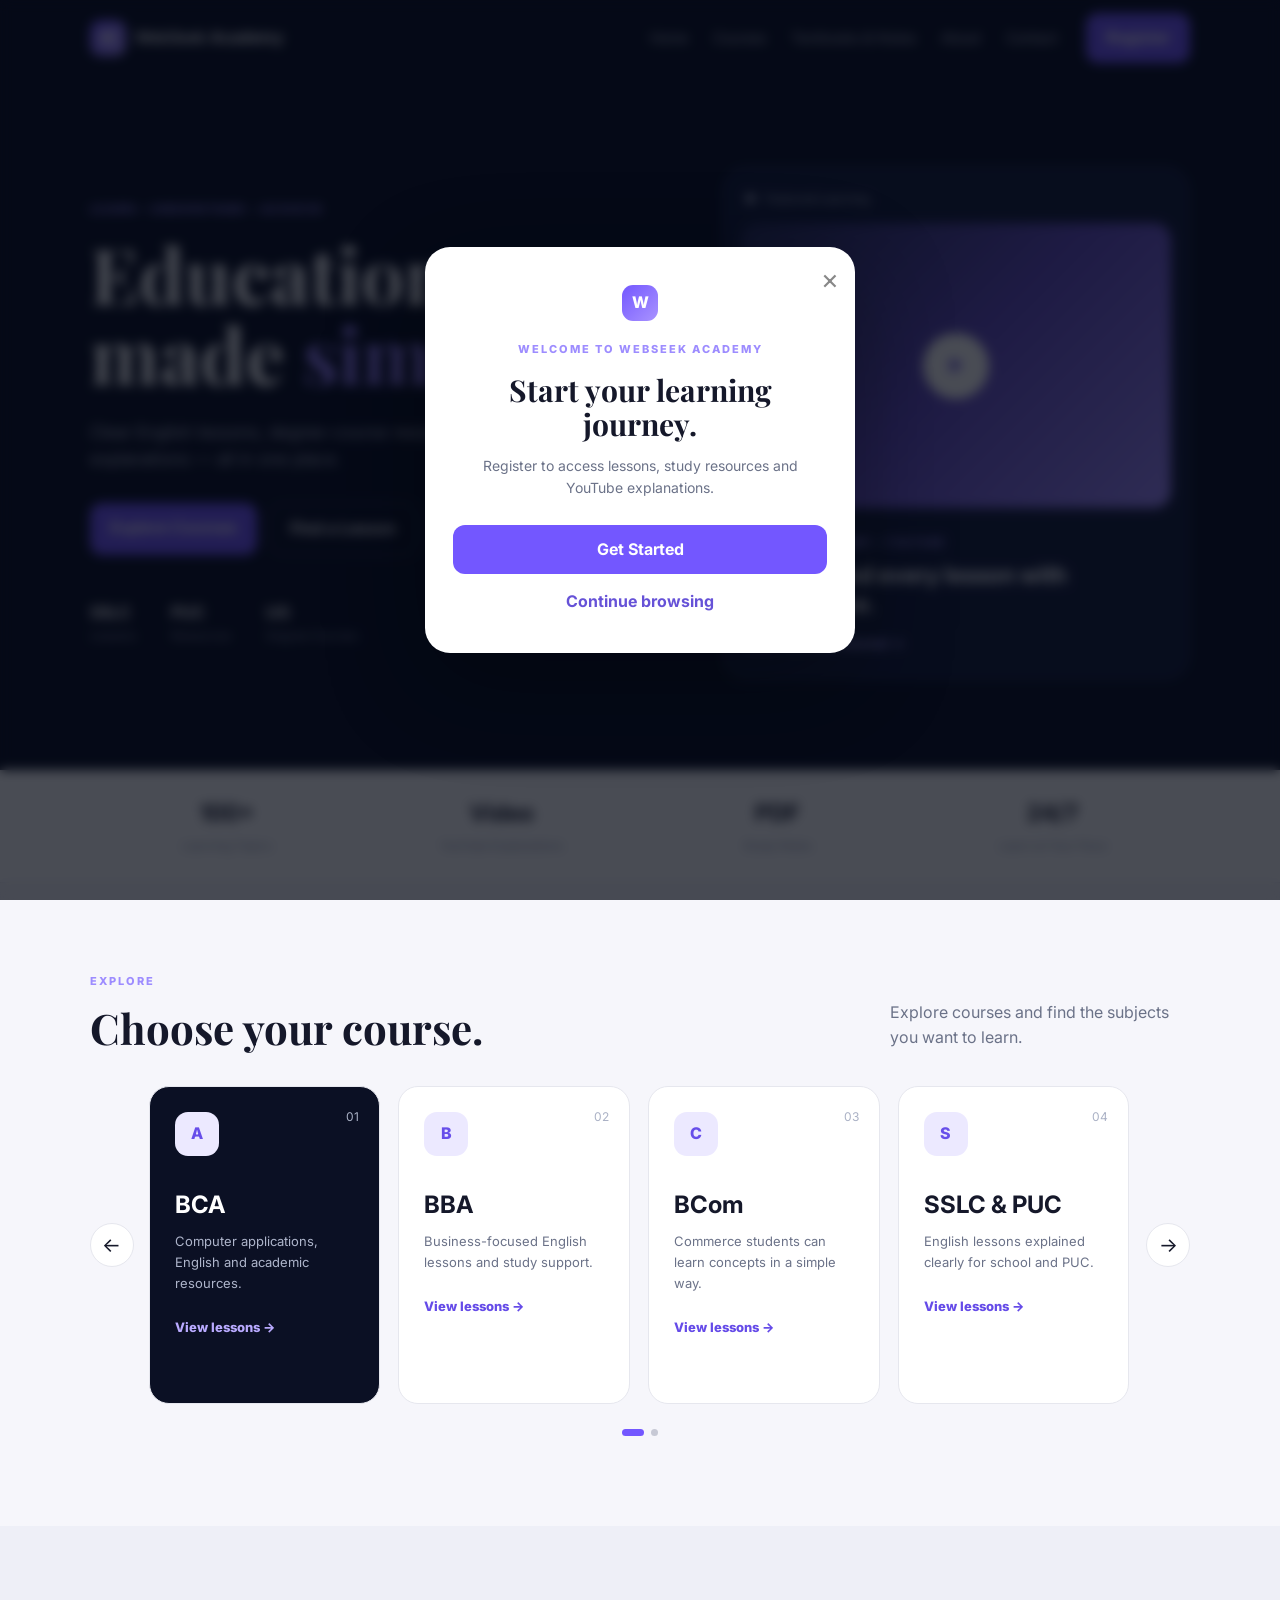
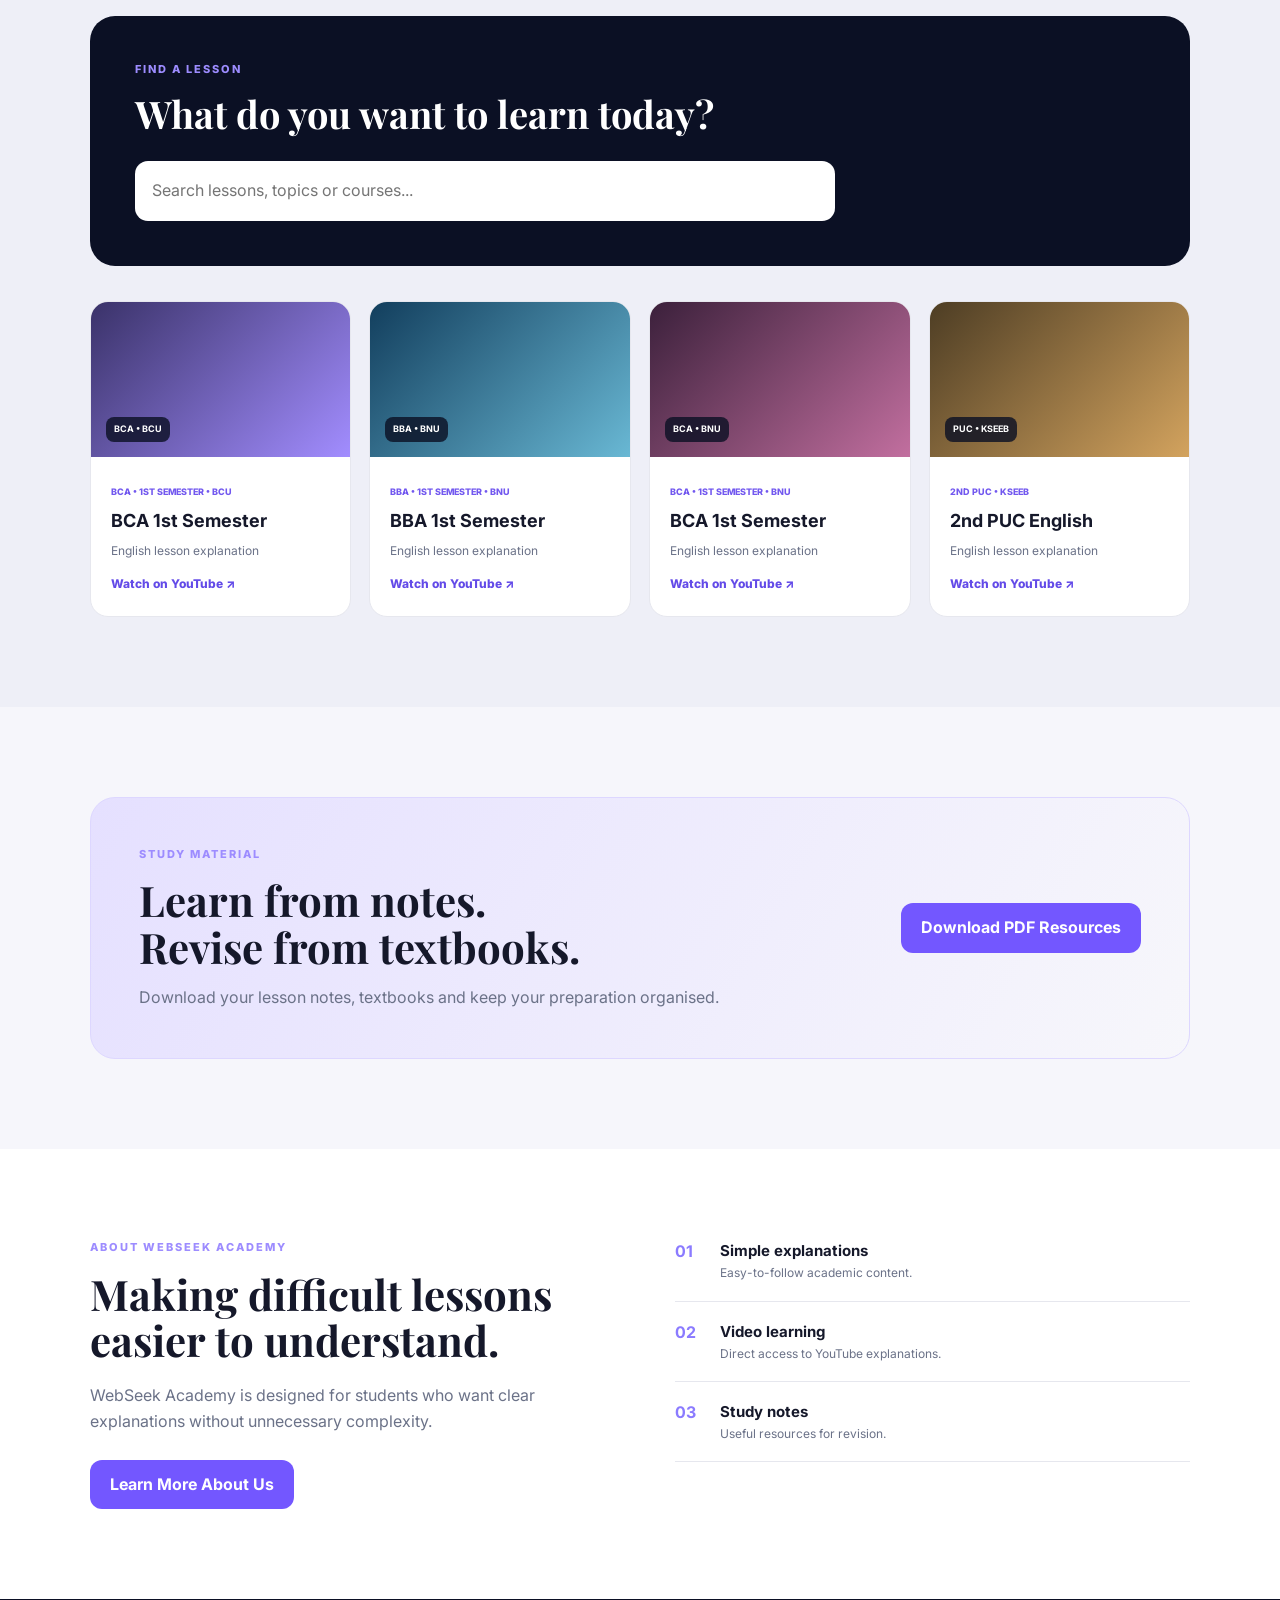
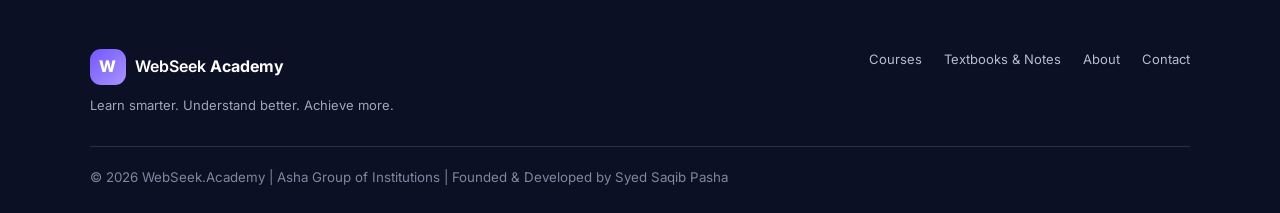
<file: index.html>
<!DOCTYPE html>
<html lang="en">
<head>
  <meta charset="UTF-8">
  <meta name="viewport" content="width=device-width, initial-scale=1.0">

  <title>WebSeek Academy | Learn Smarter</title>

  <meta
    name="description"
    content="WebSeek Academy - simplified English lessons, courses, notes and video explanations."
  >

  <link rel="preconnect" href="https://fonts.googleapis.com">
  <link rel="preconnect" href="https://fonts.gstatic.com" crossorigin>

  <link
    href="https://fonts.googleapis.com/css2?family=Inter:wght@400;500;600;700;800&family=Playfair+Display:wght@700&display=swap"
    rel="stylesheet"
  >

  <link rel="stylesheet" href="style.css">
</head>

<body>

  <!-- =========================
       REGISTRATION POPUP
  ========================== -->

  <div class="modal" id="registerModal">

    <div class="modal-box">

      <button class="close" id="closeModal">×</button>

      <div class="logo-mark modal-logo">W</div>

      <p class="eyebrow">WELCOME TO WEBSEEK ACADEMY</p>

      <h2>Start your learning journey.</h2>

      <p>
        Register to access lessons, study resources
        and YouTube explanations.
      </p>

      <a
        href="https://forms.gle/DsPG3nHi7dz6tWBp7"
        target="_blank"
        rel="noopener noreferrer"
        class="btn primary full"
        id="registerBtn"
      >
        Get Started
      </a>

      <button
        class="text-btn"
        id="continueBtn"
      >
        Continue browsing
      </button>

    </div>

  </div>


  <!-- =========================
       NAVBAR
  ========================== -->

  <header class="navbar">

    <a class="brand" href="index.html">

      <span class="logo-mark">W</span>

      <span>
        WebSeek <b>Academy</b>
      </span>

    </a>

    <nav id="nav">

      <a href="index.html">Home</a>

      <a href="course.html">Courses</a>

      <a href="textbook.html">Textbooks & Notes</a>

      <a href="about.html">About</a>

      <a href="contact.html">Contact</a>

      <a
        href="https://forms.gle/DsPG3nHi7dz6tWBp7"
        target="_blank"
        rel="noopener noreferrer"
        class="btn nav-btn"
        id="navRegisterMobile"
      >
        Register
      </a>

    </nav>

    <a
      href="https://forms.gle/DsPG3nHi7dz6tWBp7"
      target="_blank"
      rel="noopener noreferrer"
      class="btn nav-btn desktop-only"
      id="navRegister"
    >
      Register
    </a>

    <button
      class="menu"
      id="menu"
      aria-label="Open menu"
    >
      ☰
    </button>

  </header>


  <!-- =========================
       HERO
  ========================== -->

  <main>

    <section class="hero" id="home">

      <div class="hero-content">

        <p class="eyebrow">
          LEARN • UNDERSTAND • ACHIEVE
        </p>

        <h1>
          Education made
          <span>simple.</span>
        </h1>

        <p class="hero-text">
          Clear English lessons, degree-course resources,
          notes and video explanations — all in one place.
        </p>

        <div class="actions">

          <a
            class="btn primary"
            href="course.html"
          >
            Explore Courses
          </a>

          <a
            class="btn secondary"
            href="#lessons"
          >
            Find a Lesson
          </a>

        </div>

        <div class="trust">

          <div>
            <b>SSLC</b>
            <small>Lessons</small>
          </div>

          <div>
            <b>PUC</b>
            <small>Resources</small>
          </div>

          <div>
            <b>UG</b>
            <small>Degree Courses</small>
          </div>

        </div>

      </div>


      <div class="feature">

        <div class="feature-top">
          ● &nbsp; Featured Learning
        </div>

        <div class="video">

          <a
            href="https://youtube.com/@webseek.academy"
            target="_blank"
            rel="noopener noreferrer"
            class="play-button"
          >
            ▶
          </a>

        </div>

        <div class="feature-info">

          <small>WEBSEEK ACADEMY • YOUTUBE</small>

          <h3>
            Understand every lesson
            with confidence.
          </h3>

          <a
            href="https://youtube.com/@webseek.academy"
            target="_blank"
            rel="noopener noreferrer"
          >
            Visit YouTube channel →
          </a>

        </div>

      </div>

    </section>


    <!-- =========================
         STATISTICS
    ========================== -->

    <section class="stats">

      <div>
        <b>100+</b>
        <small>Learning Topics</small>
      </div>

      <div>
        <b>Video</b>
        <small>YouTube Explanations</small>
      </div>

      <div>
        <b>PDF</b>
        <small>Study Notes</small>
      </div>

      <div>
        <b>24/7</b>
        <small>Learn at Your Pace</small>
      </div>

    </section>


    <!-- =========================
         COURSES
    ========================== -->

    <section class="section" id="courses">

      <div class="heading">

        <div>

          <p class="eyebrow">EXPLORE</p>

          <h2>Choose your course.</h2>

        </div>

        <p>
          Explore courses and find the subjects
          you want to learn.
        </p>

      </div>


      <div class="course-wrapper">

        <button
          class="slider-btn"
          id="coursePrev"
          aria-label="Previous courses"
        >
          ←
        </button>


        <div
          class="course-slider"
          id="courseSlider"
        >


          <!-- COURSE 1 -->

          <article class="card dark">

            <i>01</i>

            <div class="icon">A</div>

            <h3>BCA</h3>

            <p>
              Computer applications, English
              and academic resources.
            </p>

            <a href="#lessons">
              View lessons →
            </a>

          </article>


          <!-- COURSE 2 -->

          <article class="card">

            <i>02</i>

            <div class="icon">B</div>

            <h3>BBA</h3>

            <p>
              Business-focused English lessons
              and study support.
            </p>

            <a href="#lessons">
              View lessons →
            </a>

          </article>


          <!-- COURSE 3 -->

          <article class="card">

            <i>03</i>

            <div class="icon">C</div>

            <h3>BCom</h3>

            <p>
              Commerce students can learn
              concepts in a simple way.
            </p>

            <a href="#lessons">
              View lessons →
            </a>

          </article>


          <!-- COURSE 4 -->

          <article class="card">

            <i>04</i>

            <div class="icon">S</div>

            <h3>SSLC & PUC</h3>

            <p>
              English lessons explained clearly
              for school and PUC.
            </p>

            <a href="#lessons">
              View lessons →
            </a>

          </article>


          <!-- COURSE 5 -->

          <article class="card">

            <i>05</i>

            <div class="icon">B</div>

            <h3>BSc</h3>

            <p>
              Science degree English lessons
              and academic resources.
            </p>

            <a href="#lessons">
              View lessons →
            </a>

          </article>


          <!-- COURSE 6 -->

          <article class="card">

            <i>06</i>

            <div class="icon">A</div>

            <h3>BA</h3>

            <p>
              English lessons and useful
              resources for BA students.
            </p>

            <a href="#lessons">
              View lessons →
            </a>

          </article>


          <!-- COURSE 7 -->

          <article class="card">

            <i>07</i>

            <div class="icon">E</div>

            <h3>Degree English</h3>

            <p>
              Simplified English lessons for
              undergraduate students.
            </p>

            <a href="#lessons">
              View lessons →
            </a>

          </article>


          <!-- COURSE 8 -->

          <article class="card">

            <i>08</i>

            <div class="icon">C</div>

            <h3>Computer Science</h3>

            <p>
              Computer science concepts explained
              in a simple and practical way.
            </p>

            <a href="#lessons">
              View lessons →
            </a>

          </article>


        </div>


        <button
          class="slider-btn"
          id="courseNext"
          aria-label="Next courses"
        >
          →
        </button>

      </div>


      <div
        class="slider-dots"
        id="courseDots"
      ></div>

    </section>


    <!-- =========================
         LESSONS
    ========================== -->

    <section
      class="section search-section"
      id="lessons"
    >

      <div class="search-box">

        <p class="eyebrow">FIND A LESSON</p>

        <h2>
          What do you want to learn today?
        </h2>

        <input
          id="search"
          type="search"
          placeholder="Search lessons, topics or courses..."
        >

      </div>


      <div
        class="lesson-grid"
        id="lessonGrid"
      >


        <!-- LESSON 1 -->

        <article
          class="lesson"
          data-search="bca 1st semester bcu english"
        >

          <div class="thumb one">
            <b>BCA • BCU</b>
          </div>

          <div class="lesson-body">

            <small>BCA • 1ST SEMESTER • BCU</small>

            <h3>BCA 1st Semester</h3>

            <p>English lesson explanation</p>

            <button
              class="watch"
              data-url="https://youtu.be/IMhiLTQSR0o"
            >
              Watch on YouTube ↗
            </button>

          </div>

        </article>


        <!-- LESSON 2 -->

        <article
          class="lesson"
          data-search="bba 1st semester bnu english"
        >

          <div class="thumb two">
            <b>BBA • BNU</b>
          </div>

          <div class="lesson-body">

            <small>BBA • 1ST SEMESTER • BNU</small>

            <h3>BBA 1st Semester</h3>

            <p>English lesson explanation</p>

            <button
              class="watch"
              data-url="https://youtu.be/Vb0N055yg0I"
            >
              Watch on YouTube ↗
            </button>

          </div>

        </article>


        <!-- LESSON 3 -->

        <article
          class="lesson"
          data-search="bca 1st semester bnu english"
        >

          <div class="thumb three">
            <b>BCA • BNU</b>
          </div>

          <div class="lesson-body">

            <small>BCA • 1ST SEMESTER • BNU</small>

            <h3>BCA 1st Semester</h3>

            <p>English lesson explanation</p>

            <button
              class="watch"
              data-url="https://youtu.be/CpfjfRoqFe4"
            >
              Watch on YouTube ↗
            </button>

          </div>

        </article>


        <!-- LESSON 4 -->

        <article
          class="lesson"
          data-search="2nd puc kseeb english"
        >

          <div class="thumb four">
            <b>PUC • KSEEB</b>
          </div>

          <div class="lesson-body">

            <small>2ND PUC • KSEEB</small>

            <h3>2nd PUC English</h3>

            <p>English lesson explanation</p>

            <button
              class="watch"
              data-url="https://youtu.be/MWErKgxCLXE"
            >
              Watch on YouTube ↗
            </button>

          </div>

        </article>


        <!-- LESSON 5 -->

        <article
          class="lesson extra-lesson"
          data-search="bca bcu english lesson"
        >

          <div class="thumb one">
            <b>BCA • BCU</b>
          </div>

          <div class="lesson-body">

            <small>BCA • BCU</small>

            <h3>BCA English Lesson</h3>

            <p>Lesson explanation</p>

            <button
              class="watch"
              data-url="PASTE-YOUR-YOUTUBE-LINK-HERE"
            >
              Watch on YouTube ↗
            </button>

          </div>

        </article>


        <!-- LESSON 6 -->

        <article
          class="lesson extra-lesson"
          data-search="bba bnu english lesson"
        >

          <div class="thumb two">
            <b>BBA • BNU</b>
          </div>

          <div class="lesson-body">

            <small>BBA • BNU</small>

            <h3>BBA English Lesson</h3>

            <p>Lesson explanation</p>

            <button
              class="watch"
              data-url="PASTE-YOUR-YOUTUBE-LINK-HERE"
            >
              Watch on YouTube ↗
            </button>

          </div>

        </article>


        <!-- LESSON 7 -->

        <article
          class="lesson extra-lesson"
          data-search="bca bnu english lesson"
        >

          <div class="thumb three">
            <b>BCA • BNU</b>
          </div>

          <div class="lesson-body">

            <small>BCA • BNU</small>

            <h3>BCA English Lesson</h3>

            <p>Lesson explanation</p>

            <button
              class="watch"
              data-url="PASTE-YOUR-YOUTUBE-LINK-HERE"
            >
              Watch on YouTube ↗
            </button>

          </div>

        </article>


        <!-- LESSON 8 -->

        <article
          class="lesson extra-lesson"
          data-search="bcom commerce english"
        >

          <div class="thumb four">
            <b>BCOM</b>
          </div>

          <div class="lesson-body">

            <small>BCOM • ENGLISH</small>

            <h3>BCom English Lesson</h3>

            <p>Commerce English explanation</p>

            <button
              class="watch"
              data-url="PASTE-YOUR-YOUTUBE-LINK-HERE"
            >
              Watch on YouTube ↗
            </button>

          </div>

        </article>


        <!-- LESSON 9 -->

        <article
          class="lesson extra-lesson"
          data-search="sslc kseeb english lesson"
        >

          <div class="thumb one">
            <b>SSLC</b>
          </div>

          <div class="lesson-body">

            <small>SSLC • KSEEB</small>

            <h3>SSLC English Lesson</h3>

            <p>English lesson explanation</p>

            <button
              class="watch"
              data-url="PASTE-YOUR-YOUTUBE-LINK-HERE"
            >
              Watch on YouTube ↗
            </button>

          </div>

        </article>


        <!-- LESSON 10 -->

        <article
          class="lesson extra-lesson"
          data-search="puc kseeb english"
        >

          <div class="thumb two">
            <b>PUC</b>
          </div>

          <div class="lesson-body">

            <small>PUC • KSEEB</small>

            <h3>PUC English Lesson</h3>

            <p>Prose and poetry explanation</p>

            <button
              class="watch"
              data-url="PASTE-YOUR-YOUTUBE-LINK-HERE"
            >
              Watch on YouTube ↗
            </button>

          </div>

        </article>


        <!-- LESSON 11 -->

        <article
          class="lesson extra-lesson"
          data-search="degree english communication skills"
        >

          <div class="thumb three">
            <b>DEGREE</b>
          </div>

          <div class="lesson-body">

            <small>DEGREE • ENGLISH</small>

            <h3>Communication Skills</h3>

            <p>Concept explanation</p>

            <button
              class="watch"
              data-url="PASTE-YOUR-YOUTUBE-LINK-HERE"
            >
              Watch on YouTube ↗
            </button>

          </div>

        </article>


        <!-- LESSON 12 -->

        <article
          class="lesson extra-lesson"
          data-search="degree english poetry bca bba bcom"
        >

          <div class="thumb four">
            <b>ENGLISH</b>
          </div>

          <div class="lesson-body">

            <small>DEGREE • ENGLISH</small>

            <h3>English Poetry</h3>

            <p>Poem explanation</p>

            <button
              class="watch"
              data-url="PASTE-YOUR-YOUTUBE-LINK-HERE"
            >
              Watch on YouTube ↗
            </button>

          </div>

        </article>


      </div>


      <p
        class="no-results"
        id="noResults"
      >
        No lesson found. Try another search.
      </p>

    </section>


    <!-- =========================
         NOTES
    ========================== -->

    <section
      class="section"
      id="notes"
    >

      <div class="notes">

        <div>

          <p class="eyebrow">STUDY MATERIAL</p>

          <h2>
            Learn from notes. 
            <br>
            Revise from textbooks.
          </h2>

          <p>
            Download your lesson notes, textbooks and
            keep your preparation organised.
          </p>

        </div>

        <a href="textbook.html">
          <button class="btn primary">
            Download PDF Resources
          </button>
        </a>

      </div>

    </section>


    <!-- =========================
         ABOUT PREVIEW
    ========================== -->

    <section class="section about-preview">

      <div>

        <p class="eyebrow">ABOUT WEBSEEK ACADEMY</p>

        <h2>
          Making difficult lessons
          easier to understand.
        </h2>

        <p>
          WebSeek Academy is designed for students
          who want clear explanations without
          unnecessary complexity.
        </p>

        <a
          href="about.html"
          class="btn primary"
        >
          Learn More About Us
        </a>

      </div>

      <div class="points">

        <div>
          <b>01</b>
          <strong>Simple explanations</strong>
          <span>Easy-to-follow academic content.</span>
        </div>

        <div>
          <b>02</b>
          <strong>Video learning</strong>
          <span>Direct access to YouTube explanations.</span>
        </div>

        <div>
          <b>03</b>
          <strong>Study notes</strong>
          <span>Useful resources for revision.</span>
        </div>

      </div>

    </section>

  </main>


  <!-- =========================
       FOOTER
  ========================== -->

  <footer>

    <div>

      <a
        class="brand"
        href="index.html"
      >

        <span class="logo-mark">W</span>

        <span>
          WebSeek <b>Academy</b>
        </span>

      </a>

      <p>
        Learn smarter.
        Understand better.
        Achieve more.
      </p>

    </div>


    <div class="footer-links">

      <a href="course.html">Courses</a>

      <a href="textbook.html">Textbooks & Notes</a>

      <a href="about.html">About</a>

      <a href="contact.html">Contact</a>

    </div>


    <small>
      © 2026 WebSeek.Academy | Asha Group of Institutions | Founded & Developed by Syed Saqib Pasha
    </small>

  </footer>

  <script src="script.js"></script>

</body>
</html>
</file>
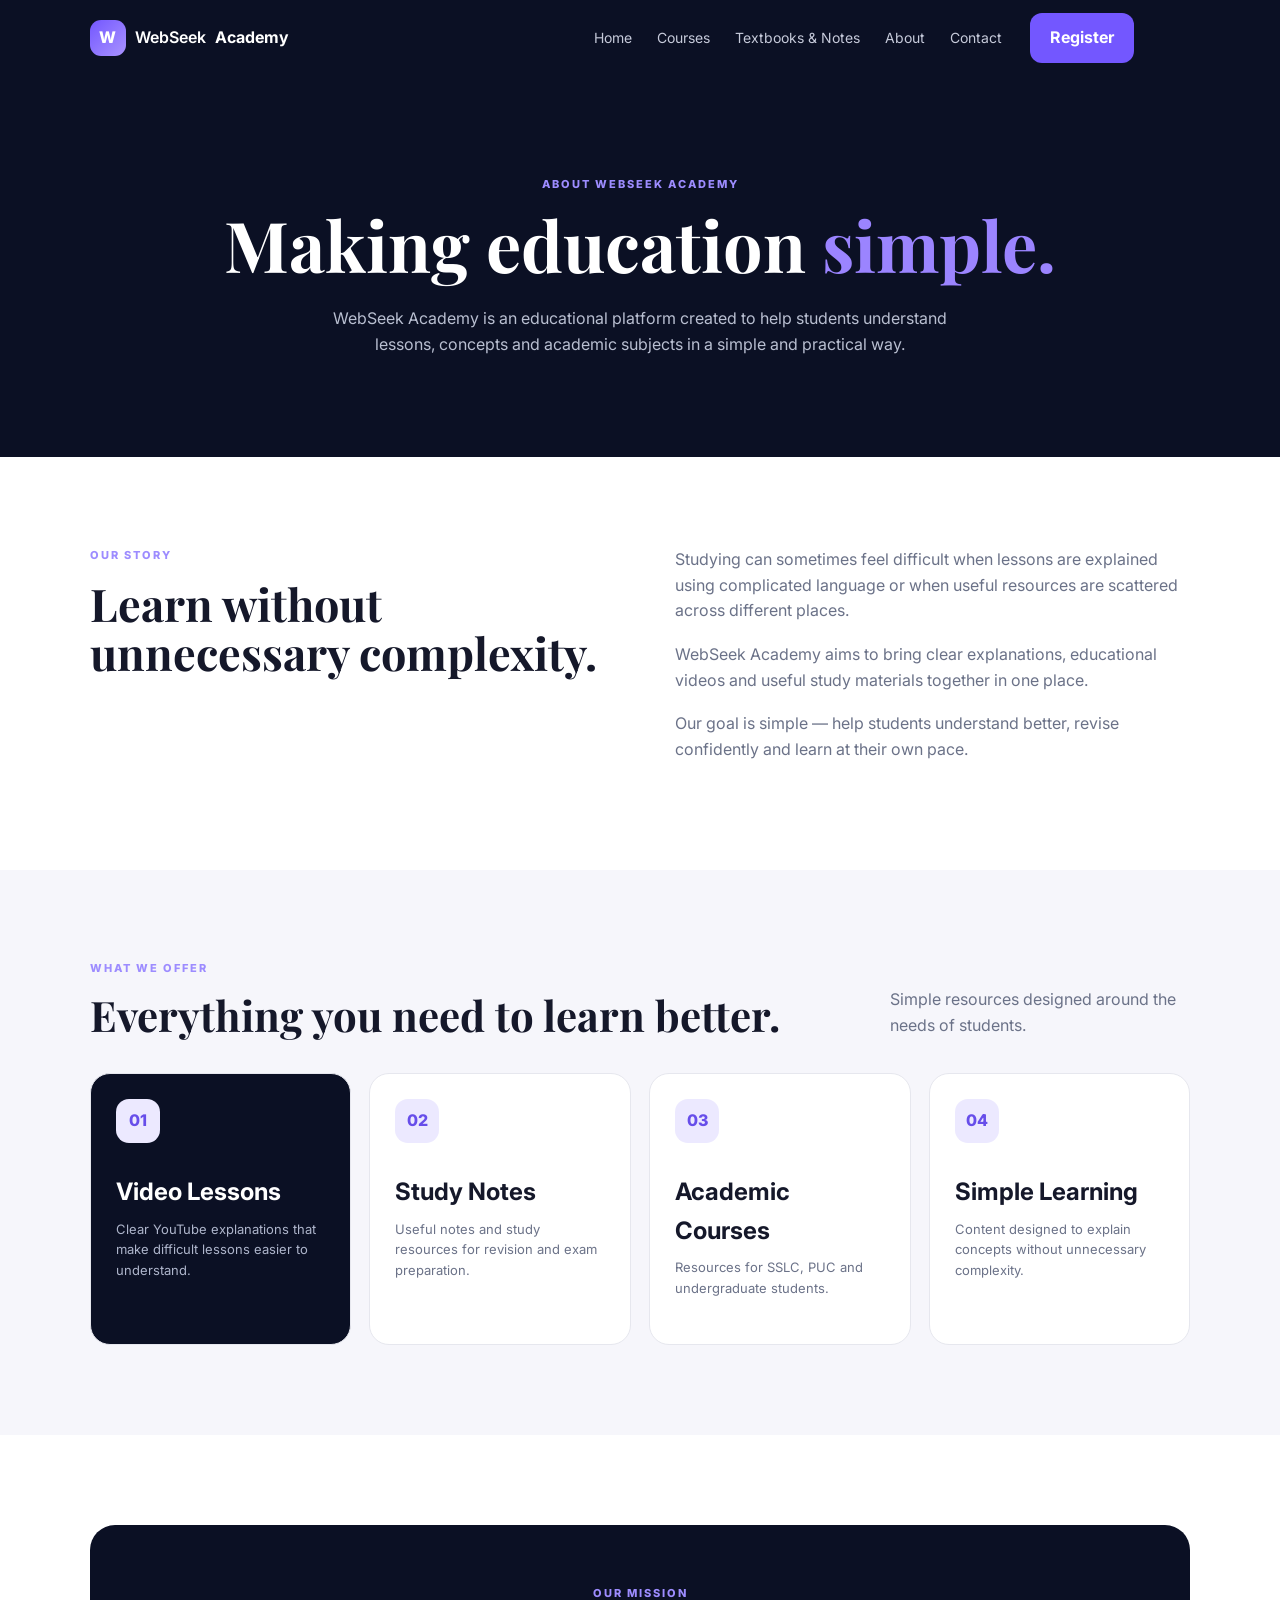
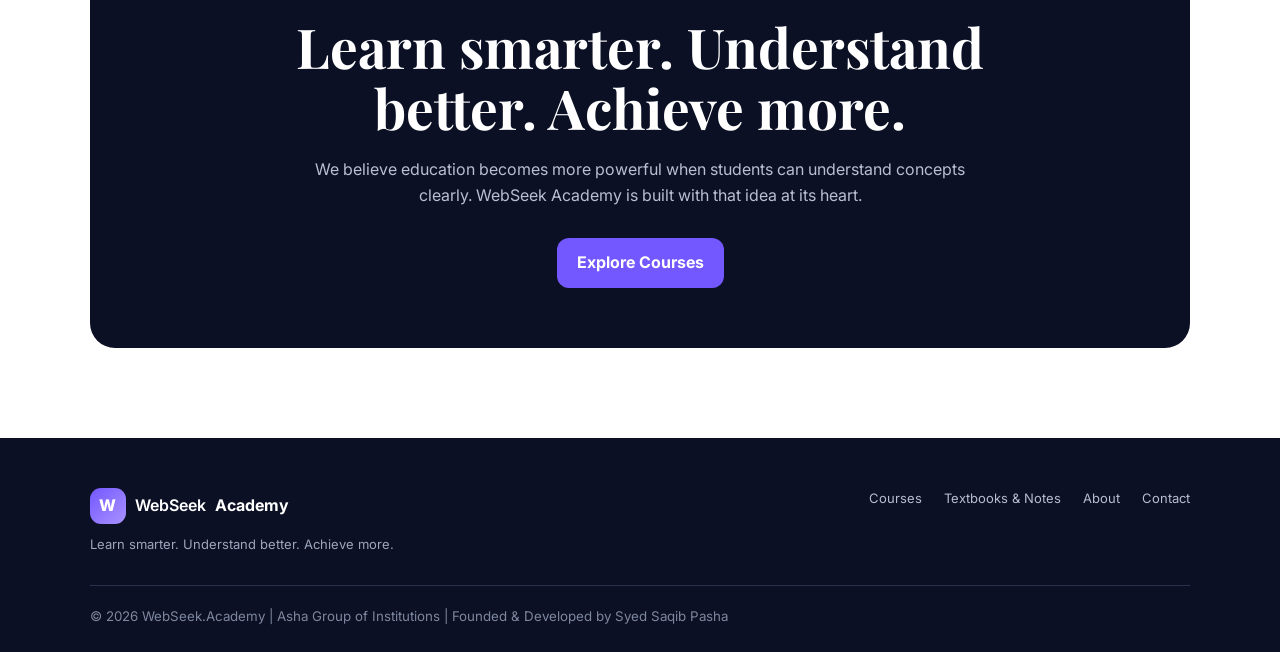
<file: about.html>
<!DOCTYPE html><html lang="en">
<head>
  <meta charset="UTF-8">
  <meta name="viewport" content="width=device-width, initial-scale=1.0">  <title>About | WebSeek Academy</title><meta
name="description"
content="Learn more about WebSeek Academy and our mission to make education simple, clear and accessible."

«»

  <link rel="preconnect" href="https://fonts.googleapis.com">
  <link rel="preconnect" href="https://fonts.gstatic.com" crossorigin>  <link
    href="https://fonts.googleapis.com/css2?family=Inter:wght@400;500;600;700;800&family=Playfair+Display:wght@700&display=swap"
    rel="stylesheet"
  >  <link rel="stylesheet" href="style.css">
</head><body>  <!-- NAVBAR -->  <header class="navbar"><a class="brand" href="index.html">

  <span class="logo-mark">
    W
  </span>

  WebSeek <b>Academy</b>

</a>

<nav id="nav">

  <a href="index.html">
    Home
  </a>

  <a href="course.html">
    Courses
  </a>

  <a href="textbook.html">
    Textbooks & Notes
  </a>

  

  <a href="about.html">
    About
  </a>

  <a href="contact.html">
    Contact
  </a>

</nav>

<a class="btn nav-btn" href="https://forms.gle/DsPG3nHi7dz6tWBp7">
  Register
</a>

<button class="menu" id="menu">
  ☰
</button>
<br><br><br>
<center>
  </header>  <!-- ABOUT HERO -->  <section class="page-hero"><p class="eyebrow">
  ABOUT WEBSEEK ACADEMY
</p>

<h1>
  Making education
  <span>simple.</span>
</h1>

<p>
  WebSeek Academy is an educational platform created
  to help students understand lessons, concepts and
  academic subjects in a simple and practical way.
</p></center>

  </section>  <!-- OUR STORY -->  <section class="section about-page"><div>

  <p class="eyebrow">
    OUR STORY
  </p>

  <h2>
    Learn without
    unnecessary complexity.
  </h2>

</div>

<div>

  <p>
    Studying can sometimes feel difficult when lessons
    are explained using complicated language or when
    useful resources are scattered across different
    places.
  </p>

  <p>
    WebSeek Academy aims to bring clear explanations,
    educational videos and useful study materials
    together in one place.
  </p>

  <p>
    Our goal is simple — help students understand
    better, revise confidently and learn at their
    own pace.
  </p>

</div>

  </section>  <!-- WHAT WE OFFER -->  <section class="section offer-section"><div class="heading">

  <div>

    <p class="eyebrow">
      WHAT WE OFFER
    </p>

    <h2>
      Everything you need
      to learn better.
    </h2>

  </div>

  <p>
    Simple resources designed around
    the needs of students.
  </p>

</div>


<div class="grid about-cards">

  <article class="card dark">

    <div class="icon">
      01
    </div>

    <h3>
      Video Lessons
    </h3>

    <p>
      Clear YouTube explanations that make
      difficult lessons easier to understand.
    </p>

  </article>


  <article class="card">

    <div class="icon">
      02
    </div>

    <h3>
      Study Notes
    </h3>

    <p>
      Useful notes and study resources for
      revision and exam preparation.
    </p>

  </article>


  <article class="card">

    <div class="icon">
      03
    </div>

    <h3>
      Academic Courses
    </h3>

    <p>
      Resources for SSLC, PUC and
      undergraduate students.
    </p>

  </article>


  <article class="card">

    <div class="icon">
      04
    </div>

    <h3>
      Simple Learning
    </h3>

    <p>
      Content designed to explain concepts
      without unnecessary complexity.
    </p>

  </article>

</div>

  </section>  <!-- MISSION -->  <section class="section mission"><div class="mission-box">

  <p class="eyebrow">
    OUR MISSION
  </p>

  <h2>
    Learn smarter.
    Understand better.
    Achieve more.
  </h2>

  <p>
    We believe education becomes more powerful
    when students can understand concepts clearly.
    WebSeek Academy is built with that idea at its
    heart.
  </p>

  <a class="btn primary" href="index.html#courses">
    Explore Courses
  </a>

</div>

  </section>  <!-- FOOTER -->  <footer><div>

  <a class="brand" href="index.html">

    <span class="logo-mark">
      W
    </span>

    WebSeek <b>Academy</b>

  </a>

  <p>
    Learn smarter.
    Understand better.
    Achieve more.
  </p>

</div>


<div class="footer-links">

  <a href="index.html#courses">
    Courses
  </a>

  <a href="textbook.html">
    Textbooks & Notes
  </a>

  

  <a href="about.html">
    About
  </a>

  <a href="contact.html">
    Contact
  </a>

</div>


<small>
     © 2026 WebSeek.Academy | Asha Group of Institutions | Founded & Developed by Syed Saqib Pasha
</small> 

  </footer>  <!-- MOBILE MENU -->  <script>

    const menuButton = document.getElementById("menu");
    const navigation = document.getElementById("nav");

    menuButton.onclick = () => {
      navigation.classList.toggle("open");
    };

    document.querySelectorAll("#nav a").forEach((link) => {

      link.onclick = () => {
        navigation.classList.remove("open");
      };

    });

  </script></body>
</html>
</file>
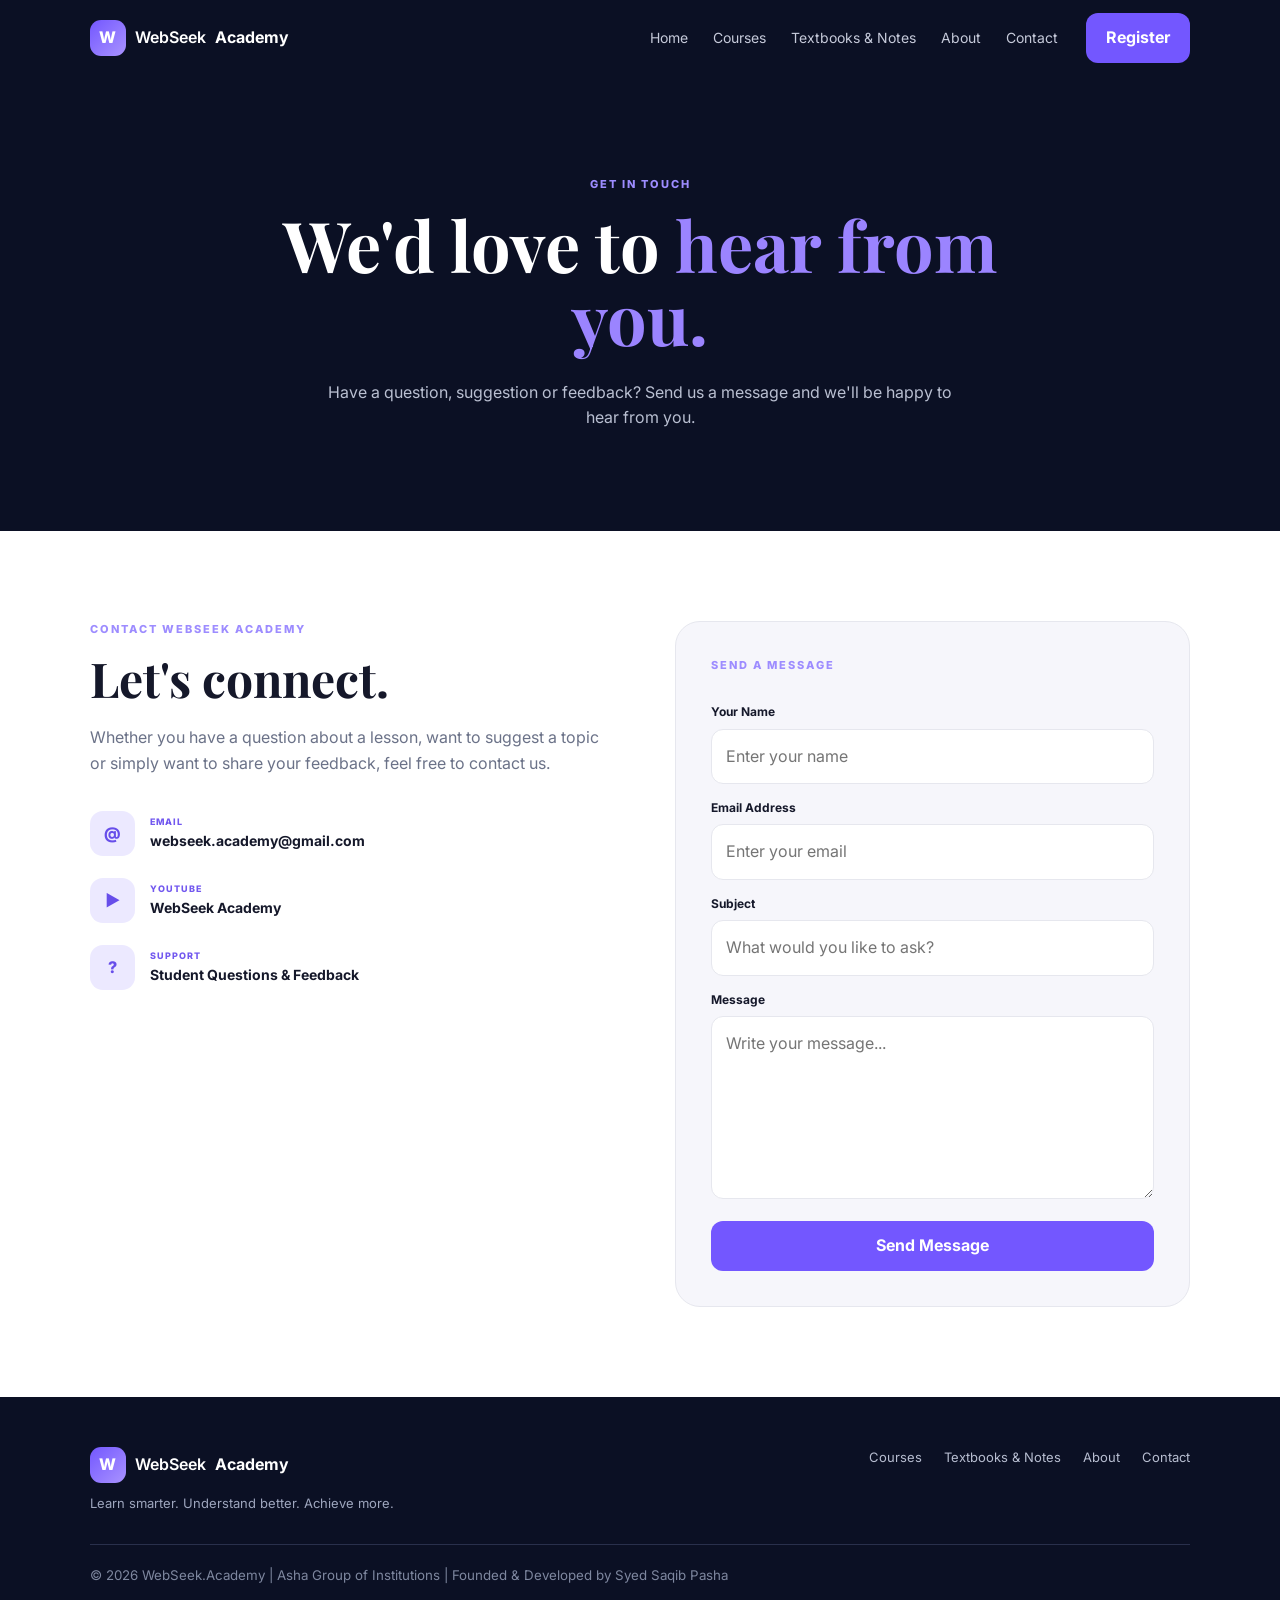
<file: contact.html>
<!DOCTYPE html><html lang="en">
<head>
  <meta charset="UTF-8">
  <meta name="viewport" content="width=device-width, initial-scale=1.0">  <title>Contact | WebSeek Academy</title><meta
name="description"
content="Contact WebSeek Academy for questions, suggestions and feedback."

«»

  <link rel="preconnect" href="https://fonts.googleapis.com">
  <link rel="preconnect" href="https://fonts.gstatic.com" crossorigin>  <link
    href="https://fonts.googleapis.com/css2?family=Inter:wght@400;500;600;700;800&family=Playfair+Display:wght@700&display=swap"
    rel="stylesheet"
  >  <link rel="stylesheet" href="style.css">
</head><body>  <!-- NAVBAR -->  <header class="navbar"><a class="brand" href="index.html">

  <span class="logo-mark">W</span>

  WebSeek <b>Academy</b>

</a>

<nav id="nav">

  <a href="index.html">Home</a>

  <a href="course.html">Courses</a>

  <a href="textbook.html">Textbooks & Notes</a>


  <a href="about.html">About</a>

  <a href="contact.html">Contact</a>

</nav>

<a class="btn nav-btn" href="https://forms.gle/DsPG3nHi7dz6tWBp7">
  Register
</a>

<button class="menu" id="menu">
  ☰
</button>

  </header>  <!-- CONTACT HERO -->  <section class="page-hero"><p class="eyebrow">
  GET IN TOUCH
</p>

<h1>
  We'd love to
  <span>hear from you.</span>
</h1>

<p>
  Have a question, suggestion or feedback?
  Send us a message and we'll be happy to hear from you.
</p>

  </section>  <!-- CONTACT SECTION -->  <section class="section contact-section"><div class="contact-info">

  <p class="eyebrow">
    CONTACT WEBSEEK ACADEMY
  </p>

  <h2>
    Let's connect.
  </h2>

  <p>
    Whether you have a question about a lesson,
    want to suggest a topic or simply want to
    share your feedback, feel free to contact us.
  </p>


  <div class="contact-details">

    <div>

      <span class="contact-icon">
        @
      </span>

      <div>

        <small>
          EMAIL
        </small>

        <strong>
          webseek.academy@gmail.com
        </strong>

      </div>

    </div>


    <div>

      <span class="contact-icon">
        ▶
      </span>

      <div>

        <small>
          YOUTUBE
        </small>

        <strong>
          WebSeek Academy
        </strong>

      </div>

    </div>


    <div>

      <span class="contact-icon">
        ?
      </span>

      <div>

        <small>
          SUPPORT
        </small>

        <strong>
          Student Questions & Feedback
        </strong>

      </div>

    </div>

  </div>

</div>


<!-- WORKING CONTACT FORM -->

<div class="contact-form">

  <p class="eyebrow">
    SEND A MESSAGE
  </p>

  <form
    action="https://formspree.io/f/xgaezqlj"
    method="POST"
  >

    <label for="name">
      Your Name
    </label>

    <input
      type="text"
      id="name"
      name="name"
      placeholder="Enter your name"
      required
    >


    <label for="email">
      Email Address
    </label>

    <input
      type="email"
      id="email"
      name="email"
      placeholder="Enter your email"
      required
    >


    <label for="subject">
      Subject
    </label>

    <input
      type="text"
      id="subject"
      name="subject"
      placeholder="What would you like to ask?"
      required
    >


    <label for="message">
      Message
    </label>

    <textarea
      id="message"
      name="message"
      rows="6"
      placeholder="Write your message..."
      required
    ></textarea>


    <button
      type="submit"
      class="btn primary full"
    >
      Send Message
    </button>

  </form>

</div>

  </section>  <!-- FOOTER -->  <footer><div>

  <a class="brand" href="index.html">

    <span class="logo-mark">
      W
    </span>

    WebSeek <b>Academy</b>

  </a>

  <p>
    Learn smarter.
    Understand better.
    Achieve more.
  </p>

</div>


<div class="footer-links">

  <a href="index.html#courses">
    Courses
  </a>

  <a href="textbook.html">
    Textbooks & Notes
  </a>

  

  <a href="about.html">
    About
  </a>

  <a href="contact.html">
    Contact
  </a>

</div>


<small>
     © 2026 WebSeek.Academy | Asha Group of Institutions | Founded & Developed by Syed Saqib Pasha
</small>

  </footer>  <!-- MOBILE MENU ONLY -->  <script>

    const menuButton = document.getElementById("menu");
    const navigation = document.getElementById("nav");

    menuButton.onclick = () => {
      navigation.classList.toggle("open");
    };

    document.querySelectorAll("#nav a").forEach((link) => {

      link.onclick = () => {
        navigation.classList.remove("open");
      };

    });

  </script></body>
</html>
</file>
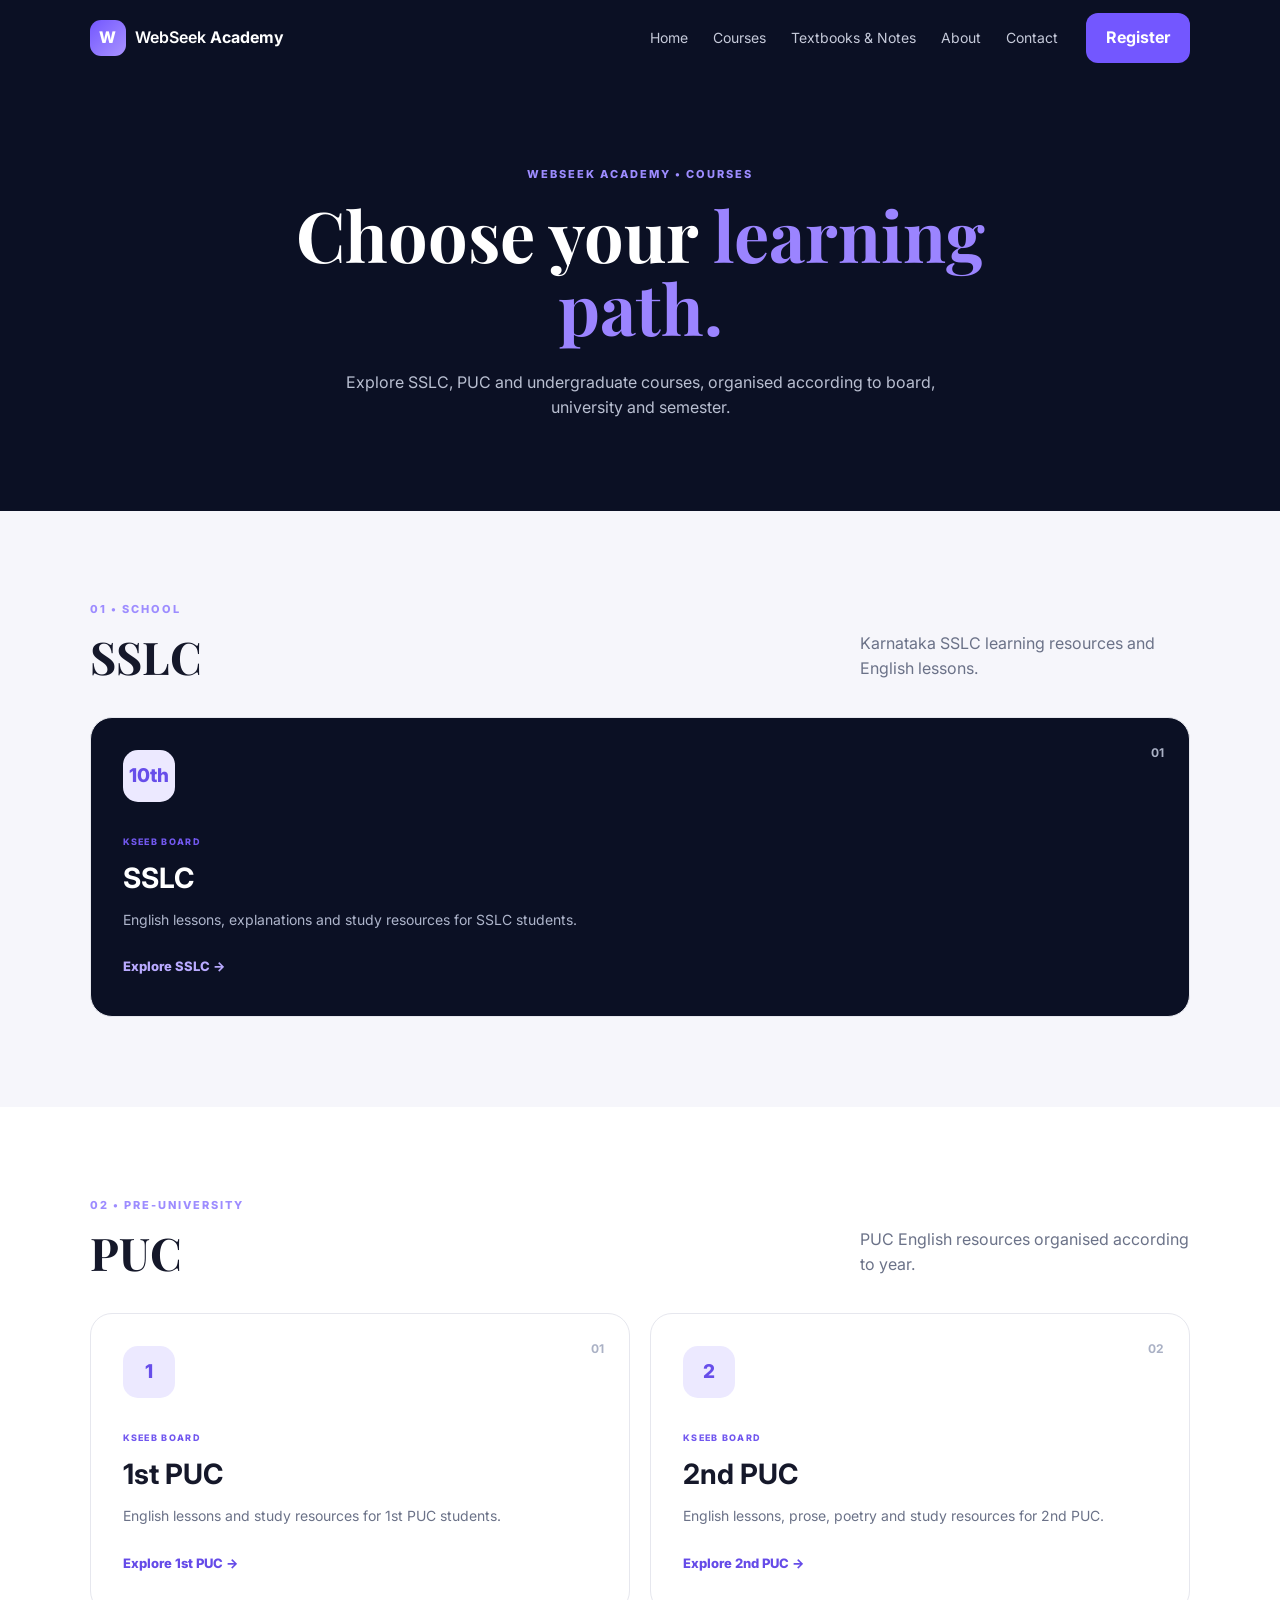
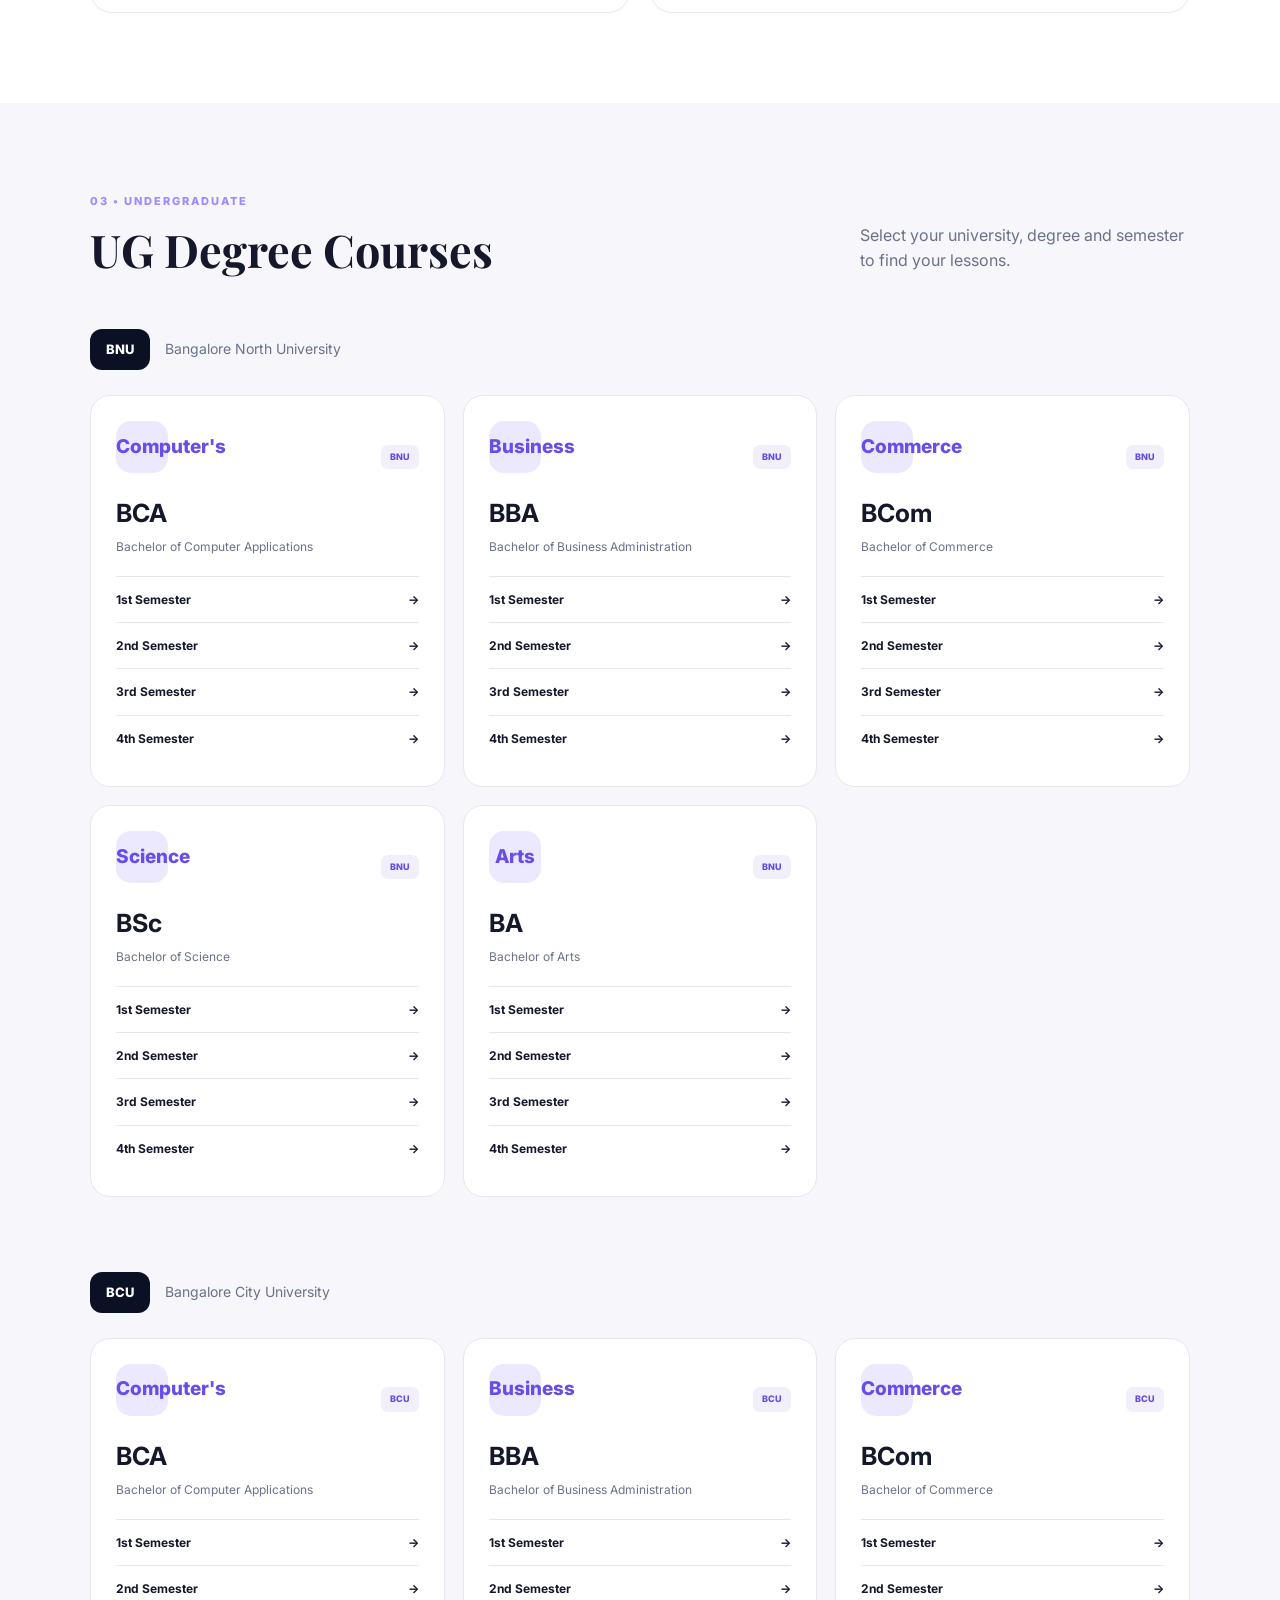
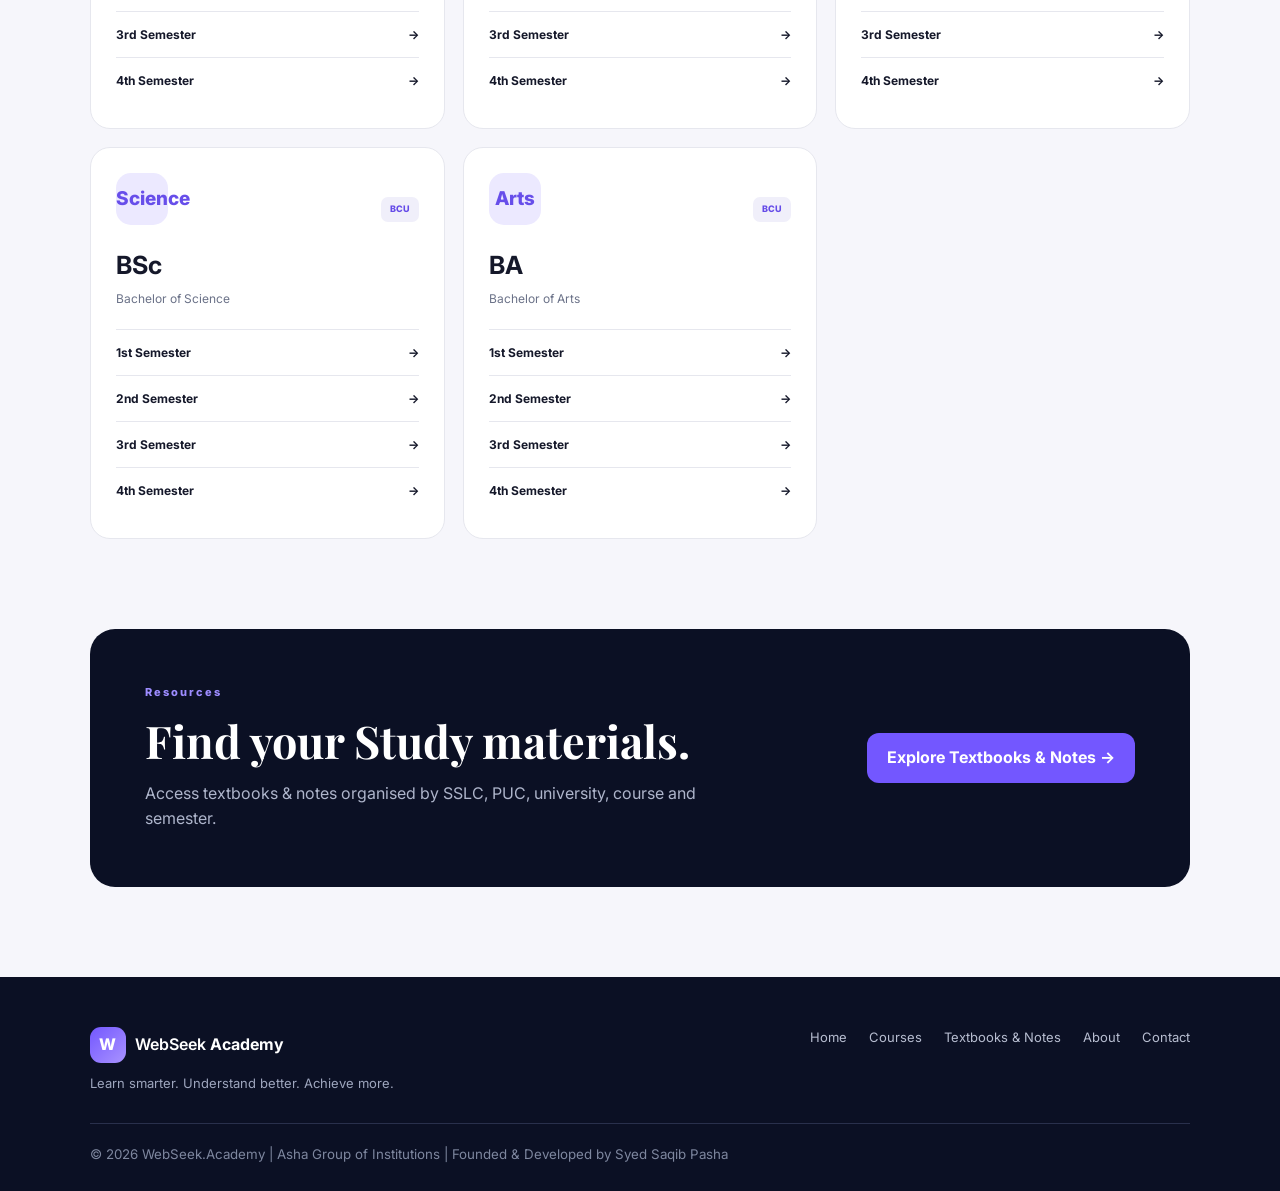
<file: course.html>
<!DOCTYPE html><html lang="en">
<head>
  <meta charset="UTF-8">
  <meta name="viewport" content="width=device-width, initial-scale=1.0">  <title>Courses | WebSeek Academy</title><meta
name="description"
content="Explore SSLC, PUC and UG degree courses at WebSeek Academy."

«»

  <link rel="preconnect" href="https://fonts.googleapis.com">
  <link rel="preconnect" href="https://fonts.gstatic.com" crossorigin>  <link
    href="https://fonts.googleapis.com/css2?family=Inter:wght@400;500;600;700;800&family=Playfair+Display:wght@700&display=swap"
    rel="stylesheet"
  >  <link rel="stylesheet" href="style.css">
</head><body>  <!-- =========================
       NAVBAR
  ========================== -->  <header class="navbar"><a class="brand" href="index.html">

  <span class="logo-mark">W</span>

  <span>
    WebSeek <b>Academy</b>
  </span>

</a>

<nav id="nav">

  <a href="index.html">Home</a>

  <a href="courses.html">Courses</a>

  <a href="textbook.html">Textbooks & Notes</a>

  

  <a href="about.html">About</a>

  <a href="contact.html">Contact</a>

</nav>


   <a class="btn nav-btn" href="https://forms.gle/DsPG3nHi7dz6tWBp7">
        Register
    </a>


    
<button
  class="menu"
  id="menu"
  aria-label="Open menu"
>
  ☰
</button>

  </header>  <!-- =========================
       PAGE HERO
  ========================== -->  <section class="page-hero courses-hero"><p class="eyebrow">
  WEBSEEK ACADEMY • COURSES
</p>

<h1>
  Choose your
  <span>learning path.</span>
</h1>

<p>
  Explore SSLC, PUC and undergraduate courses,
  organised according to board, university and semester.
</p>

  </section>  <!-- =========================
       COURSE CATEGORIES
  ========================== -->  <main><!-- =========================
     SSLC
========================== -->

<section class="section course-category">

  <div class="course-section-heading">

    <div>

      <p class="eyebrow">
        01 • SCHOOL
      </p>

      <h2>
        SSLC
      </h2>

    </div>

    <p>
      Karnataka SSLC learning resources
      and English lessons.
    </p>

  </div>


  <div class="course-page-grid">

    <article class="course-page-card dark-course">

      <div class="course-number">
        01
      </div>

      <div class="course-icon">
        10th
      </div>

      <span class="course-tag">
        KSEEB BOARD
      </span>

      <h3>
        SSLC
      </h3>

      <p>
        English lessons, explanations and
        study resources for SSLC students.
      </p>

      <a href="sslc/sslc.html">
        Explore SSLC →
      </a>

    </article>

  </div>

</section>


<!-- =========================
     PUC
========================== -->

<section class="section course-category alternate-section">

  <div class="course-section-heading">

    <div>

      <p class="eyebrow">
        02 • PRE-UNIVERSITY
      </p>

      <h2>
        PUC
      </h2>

    </div>

    <p>
      PUC English resources organised
      according to year.
    </p>

  </div>


  <div class="course-page-grid two-column">


    <!-- 1ST PUC -->

    <article class="course-page-card">

      <div class="course-number">
        01
      </div>

      <div class="course-icon">
        1
      </div>

      <span class="course-tag">
        KSEEB BOARD
      </span>

      <h3>
        1st PUC
      </h3>

      <p>
        English lessons and study resources
        for 1st PUC students.
      </p>

      <a href="1st puc/1st puc.html">
        Explore 1st PUC →
      </a>

    </article>


    <!-- 2ND PUC -->

    <article class="course-page-card">

      <div class="course-number">
        02
      </div>

      <div class="course-icon">
        2
      </div>

      <span class="course-tag">
        KSEEB BOARD
      </span>

      <h3>
        2nd PUC
      </h3>

      <p>
        English lessons, prose, poetry and
        study resources for 2nd PUC.
      </p>

      <a href="./2nd puc/2nd puc.html">
        Explore 2nd PUC →
      </a>

    </article>

  </div>

</section>


<!-- =========================
     UG COURSES
========================== -->

<section class="section course-category">

  <div class="course-section-heading">

    <div>

      <p class="eyebrow">
        03 • UNDERGRADUATE
      </p>

      <h2>
        UG Degree Courses
      </h2>

    </div>

    <p>
      Select your university, degree and
      semester to find your lessons.
    </p>

  </div>


  <!-- UNIVERSITY -->

  <div class="university-heading">

    <span>
      BNU
    </span>

    <div>
      Bangalore North University
    </div>

  </div>


  <div class="ug-course-grid">


    <!-- BCA BNU -->

    <article class="ug-card">

      <div class="ug-card-top">

        <div class="course-icon">
          Computer's
        </div>

        <span>
          BNU
        </span>

      </div>

      <h3>
        BCA
      </h3>

      <p>
        Bachelor of Computer Applications
      </p>

      <div class="semester-list">

        <a href="./1st sem BCA/bca-bnu-1st-sem.html">
          <span>1st Semester</span>
          →
        </a>

        <a href="bca-bnu-2nd-semester.html">
          <span>2nd Semester</span>
          →
        </a>

        <a href="bca-bnu-3rd-semester.html">
          <span>3rd Semester</span>
          →
        </a>

        <a href="bca-bnu-4th-semester.html">
          <span>4th Semester</span>
          →
        </a>

      </div>

    </article>


    <!-- BBA BNU -->

    <article class="ug-card">

      <div class="ug-card-top">

        <div class="course-icon">
          Business
        </div>

        <span>
          BNU
        </span>

      </div>

      <h3>
        BBA
      </h3>

      <p>
        Bachelor of Business Administration
      </p>

      <div class="semester-list">

        <a href="./1st sem BBA/bba-bnu-1st-sem.html">
          <span>1st Semester</span>
          →
        </a>

        <a href="bba-bnu-2nd-semester.html">
          <span>2nd Semester</span>
          →
        </a>

        <a href="bba-bnu-3rd-semester.html">
          <span>3rd Semester</span>
          →
        </a>

        <a href="bba-bnu-4th-semester.html">
          <span>4th Semester</span>
          →
        </a>

      </div>

    </article>


    <!-- BCOM BNU -->

    <article class="ug-card">

      <div class="ug-card-top">

        <div class="course-icon">
          Commerce
        </div>

        <span>
          BNU
        </span>

      </div>

      <h3>
        BCom
      </h3>

      <p>
        Bachelor of Commerce
      </p>

      <div class="semester-list">

        <a href="./1st sem BCom/bcom-bnu-1st-sem.html">
          <span>1st Semester</span>
          →
        </a>

        <a href="bcom-bnu-2nd-semester.html">
          <span>2nd Semester</span>
          →
        </a>

        <a href="bcom-bnu-3rd-semester.html">
          <span>3rd Semester</span>
          →
        </a>

        <a href="bcom-bnu-4th-semester.html">
          <span>4th Semester</span>
          →
        </a>

      </div>

    </article>


    <!-- BSC BNU -->

    <article class="ug-card">

      <div class="ug-card-top">

        <div class="course-icon">
          Science
        </div>

        <span>
          BNU
        </span>

      </div>

      <h3>
        BSc
      </h3>

      <p>
        Bachelor of Science
      </p>

      <div class="semester-list">

        <a href="./1st sem BSc/bsc-bnu-1st-sem.html">
          <span>1st Semester</span>
          →
        </a>

        <a href="bsc-bnu-2nd-semester.html">
          <span>2nd Semester</span>
          →
        </a>

        <a href="bsc-bnu-3rd-semester.html">
          <span>3rd Semester</span>
          →
        </a>

        <a href="bsc-bnu-4th-semester.html">
          <span>4th Semester</span>
          →
        </a>

      </div>

    </article>


    <!-- BA BNU -->

    <article class="ug-card">

      <div class="ug-card-top">

        <div class="course-icon">
          Arts
        </div>

        <span>
          BNU
        </span>

      </div>

      <h3>
        BA
      </h3>

      <p>
        Bachelor of Arts
      </p>

      <div class="semester-list">

        <a href="ba-bnu-1st-semester.html">
          <span>1st Semester</span>
          →
        </a>

        <a href="ba-bnu-2nd-semester.html">
          <span>2nd Semester</span>
          →
        </a>

        <a href="ba-bnu-3rd-semester.html">
          <span>3rd Semester</span>
          →
        </a>

        <a href="ba-bnu-4th-semester.html">
          <span>4th Semester</span>
          →
        </a>

      </div>

    </article>

  </div>


  <!-- =========================
       BCU
  ========================== -->

  <div class="university-heading second-university">

    <span>
      BCU
    </span>

    <div>
      Bangalore City University
    </div>

  </div>


  <div class="ug-course-grid">


    <!-- BCA BCU -->

    <article class="ug-card">

      <div class="ug-card-top">

        <div class="course-icon">
          Computer's
        </div>

        <span>
          BCU
        </span>

      </div>

      <h3>
        BCA
      </h3>

      <p>
        Bachelor of Computer Applications
      </p>

      <div class="semester-list">

        <a href="./1st sem BCA/bca-bcu-1st-sem.html">
          <span>1st Semester</span>
          →
        </a>

        <a href="bca-bcu-2nd-semester.html">
          <span>2nd Semester</span>
          →
        </a>

        <a href="bca-bcu-3rd-semester.html">
          <span>3rd Semester</span>
          →
        </a>

        <a href="bca-bcu-4th-semester.html">
          <span>4th Semester</span>
          →
        </a>

      </div>

    </article>


    <!-- BBA BCU -->

    <article class="ug-card">

      <div class="ug-card-top">

        <div class="course-icon">
          Business
        </div>

        <span>
          BCU
        </span>

      </div>

      <h3>
        BBA
      </h3>

      <p>
        Bachelor of Business Administration
      </p>

      <div class="semester-list">

        <a href="./1st sem BBA/bba-bcu-1st-sem.html">
          <span>1st Semester</span>
          →
        </a>

        <a href="bba-bcu-2nd-semester.html">
          <span>2nd Semester</span>
          →
        </a>

        <a href="bba-bcu-3rd-semester.html">
          <span>3rd Semester</span>
          →
        </a>

        <a href="bba-bcu-4th-semester.html">
          <span>4th Semester</span>
          →
        </a>

      </div>

    </article>


    <!-- BCOM BCU -->

    <article class="ug-card">

      <div class="ug-card-top">

        <div class="course-icon">
          Commerce
        </div>

        <span>
          BCU
        </span>

      </div>

      <h3>
        BCom
      </h3>

      <p>
        Bachelor of Commerce
      </p>

      <div class="semester-list">

        <a href="bcom-bcu-1st-semester.html">
          <span>1st Semester</span>
          →
        </a>

        <a href="bcom-bcu-2nd-semester.html">
          <span>2nd Semester</span>
          →
        </a>

        <a href="bcom-bcu-3rd-semester.html">
          <span>3rd Semester</span>
          →
        </a>

        <a href="bcom-bcu-4th-semester.html">
          <span>4th Semester</span>
          →
        </a>

      </div>

    </article>


    <!-- BSC BCU -->

    <article class="ug-card">

      <div class="ug-card-top">

        <div class="course-icon">
          Science
        </div>

        <span>
          BCU
        </span>

      </div>

      <h3>
        BSc
      </h3>

      <p>
        Bachelor of Science
      </p>

      <div class="semester-list">

        <a href="bsc-bcu-1st-semester.html">
          <span>1st Semester</span>
          →
        </a>

        <a href="bsc-bcu-2nd-semester.html">
          <span>2nd Semester</span>
          →
        </a>

        <a href="bsc-bcu-3rd-semester.html">
          <span>3rd Semester</span>
          →
        </a>

        <a href="bsc-bcu-4th-semester.html">
          <span>4th Semester</span>
          →
        </a>

      </div>

    </article>


    <!-- BA BCU -->

    <article class="ug-card">

      <div class="ug-card-top">

        <div class="course-icon">
          Arts
        </div>

        <span>
          BCU
        </span>

      </div>

      <h3>
        BA
      </h3>

      <p>
        Bachelor of Arts
      </p>

      <div class="semester-list">

        <a href="ba-bcu-1st-semester.html">
          <span>1st Semester</span>
          →
        </a>

        <a href="ba-bcu-2nd-semester.html">
          <span>2nd Semester</span>
          →
        </a>

        <a href="ba-bcu-3rd-semester.html">
          <span>3rd Semester</span>
          →
        </a>

        <a href="ba-bcu-4th-semester.html">
          <span>4th Semester</span>
          →
        </a>

      </div>

    </article>

  </div>

</section>


<!-- =========================
     CTA
========================== -->
<!-- =========================
     TEXTBOOKS CTA
========================== -->

<section class="section course-cta">

  <div>

    <p class="eyebrow">
      Resources
    </p>

    <h2>
      Find your Study materials.
    </h2>

    <p>
      Access textbooks & notes organised by
      SSLC, PUC, university, course and semester.
    </p>

  </div>

  <a
    href="textbook.html"
    class="btn primary"
  >
    Explore Textbooks & Notes →
  </a>

</section>

  </main>  <!-- =========================
       FOOTER
  ========================== -->  <footer><div>

  <a
    class="brand"
    href="index.html"
  >

    <span class="logo-mark">
      W
    </span>

    <span>
      WebSeek <b>Academy</b>
    </span>

  </a>

  <p>
    Learn smarter.
    Understand better.
    Achieve more.
  </p>

</div>


<div class="footer-links">

  <a href="index.html">
    Home
  </a>

  <a href="courses.html">
    Courses
  </a>

  <a href="textbook.html">
    Textbooks & Notes
  </a>

  

  <a href="about.html">
    About
  </a>

  <a href="contact.html">
    Contact
  </a>

</div>


<small>
     © 2026 WebSeek.Academy | Asha Group of Institutions | Founded & Developed by Syed Saqib Pasha
</small>


  </footer>  <!-- =========================
       MOBILE MENU
  ========================== -->  <script>

    const menuButton =
      document.getElementById("menu");

    const navigation =
      document.getElementById("nav");

    if (menuButton && navigation) {

      menuButton.addEventListener(
        "click",
        () => {

          navigation.classList.toggle("open");

        }
      );

      document
        .querySelectorAll("#nav a")
        .forEach((link) => {

          link.addEventListener(
            "click",
            () => {

              navigation.classList.remove("open");

            }
          );

        });

    }

  </script></body>
</html>
</file>
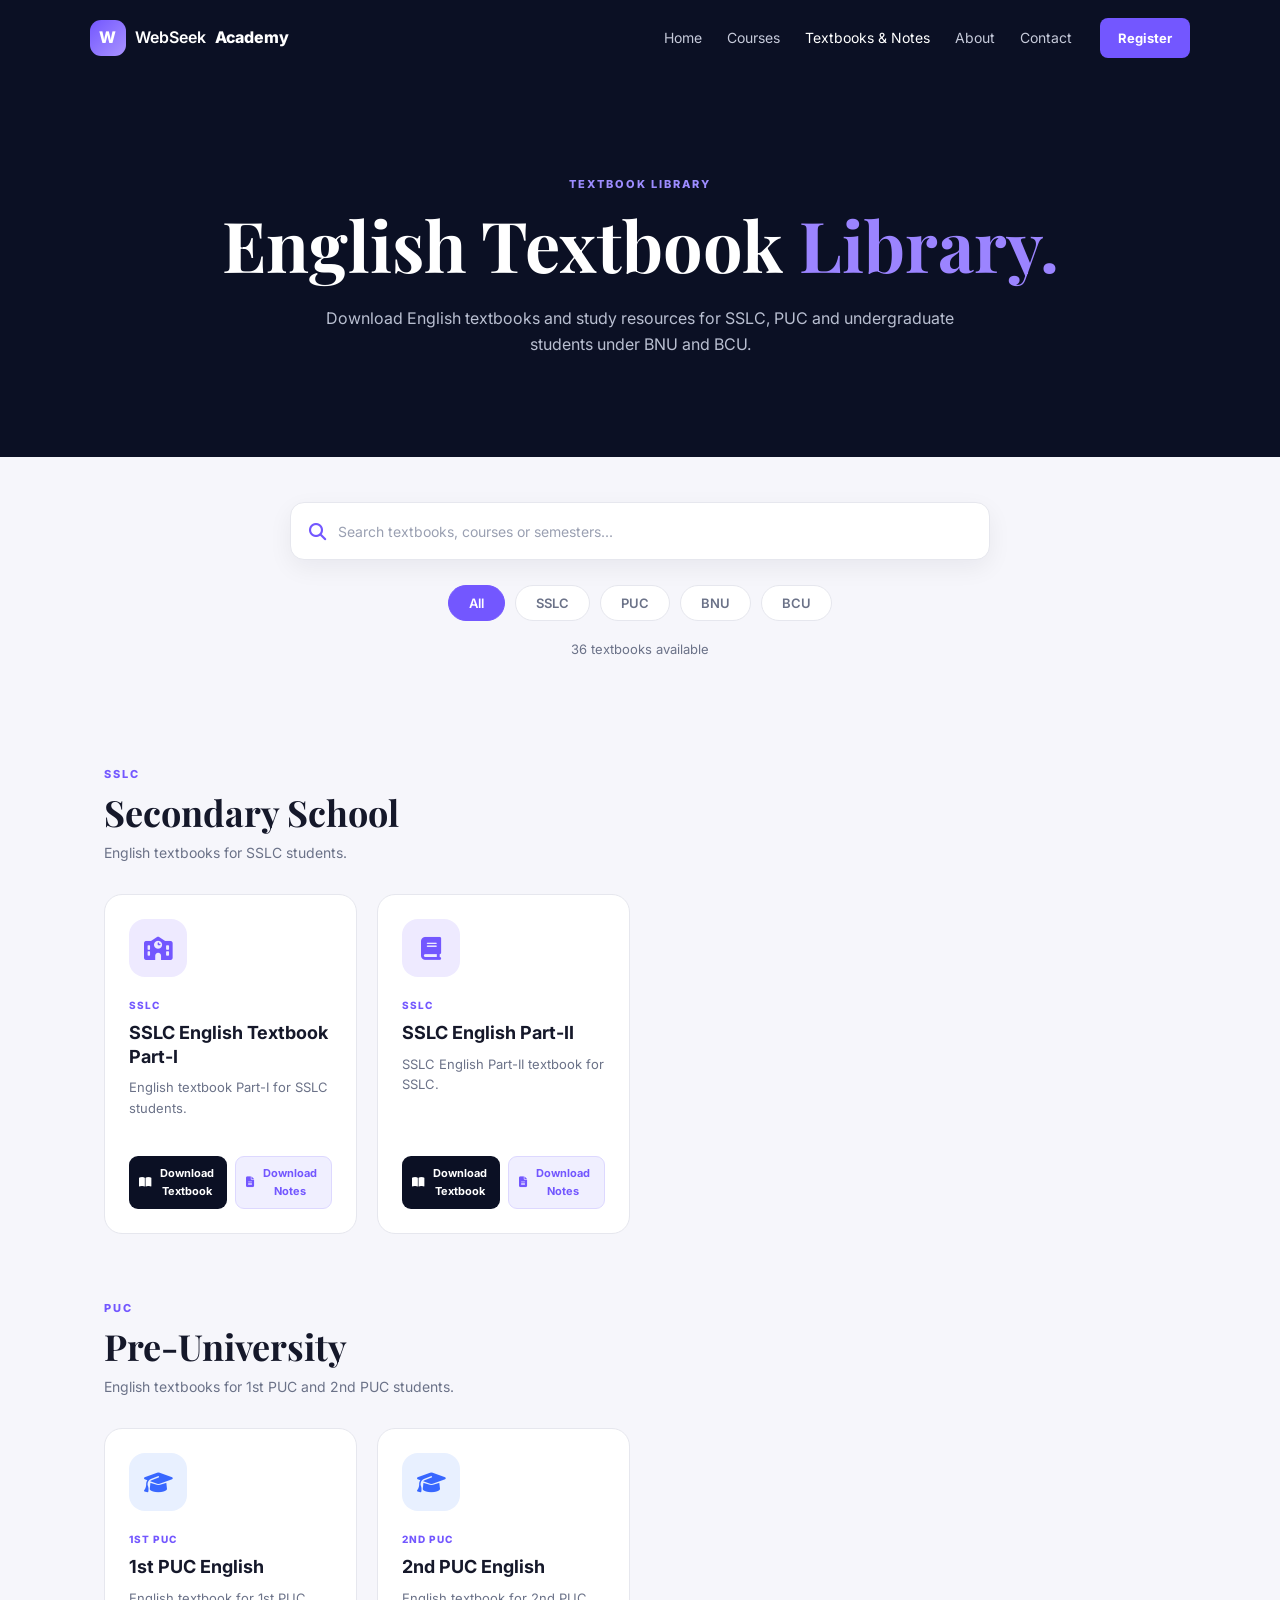
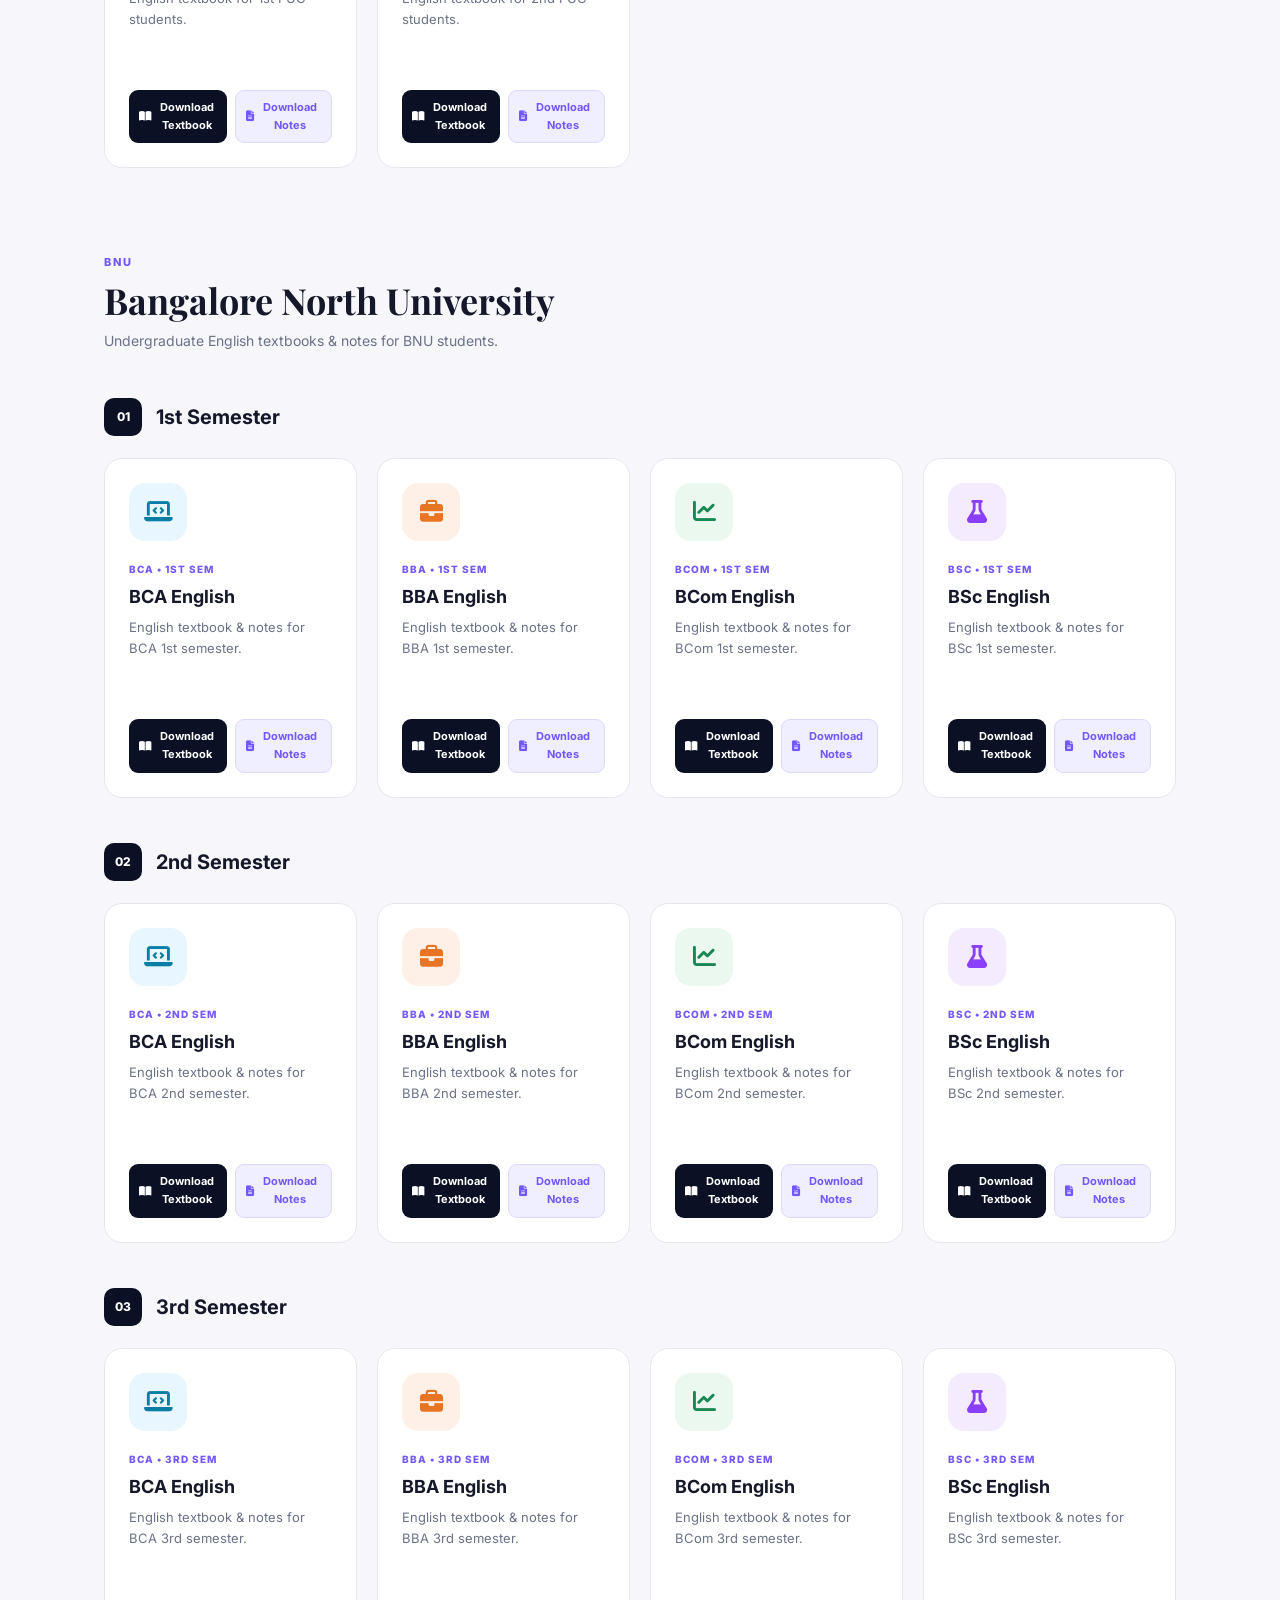
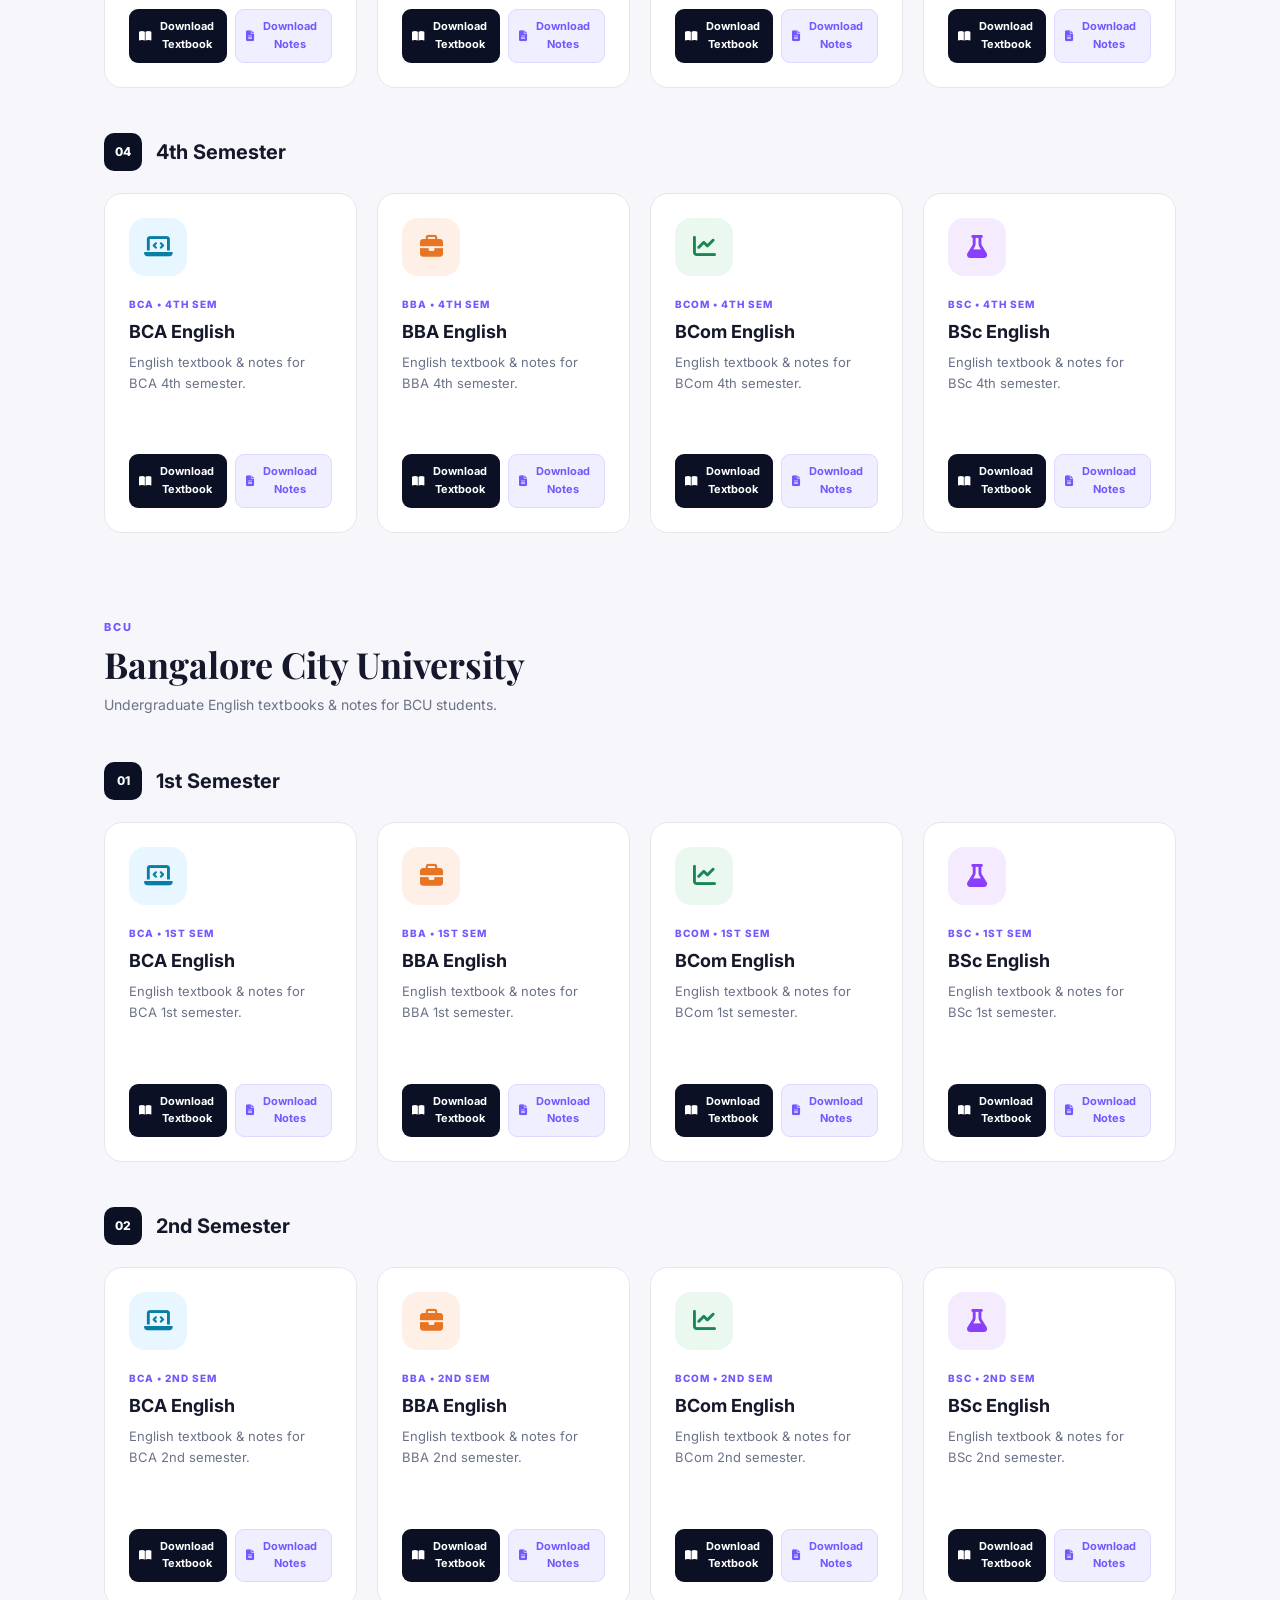
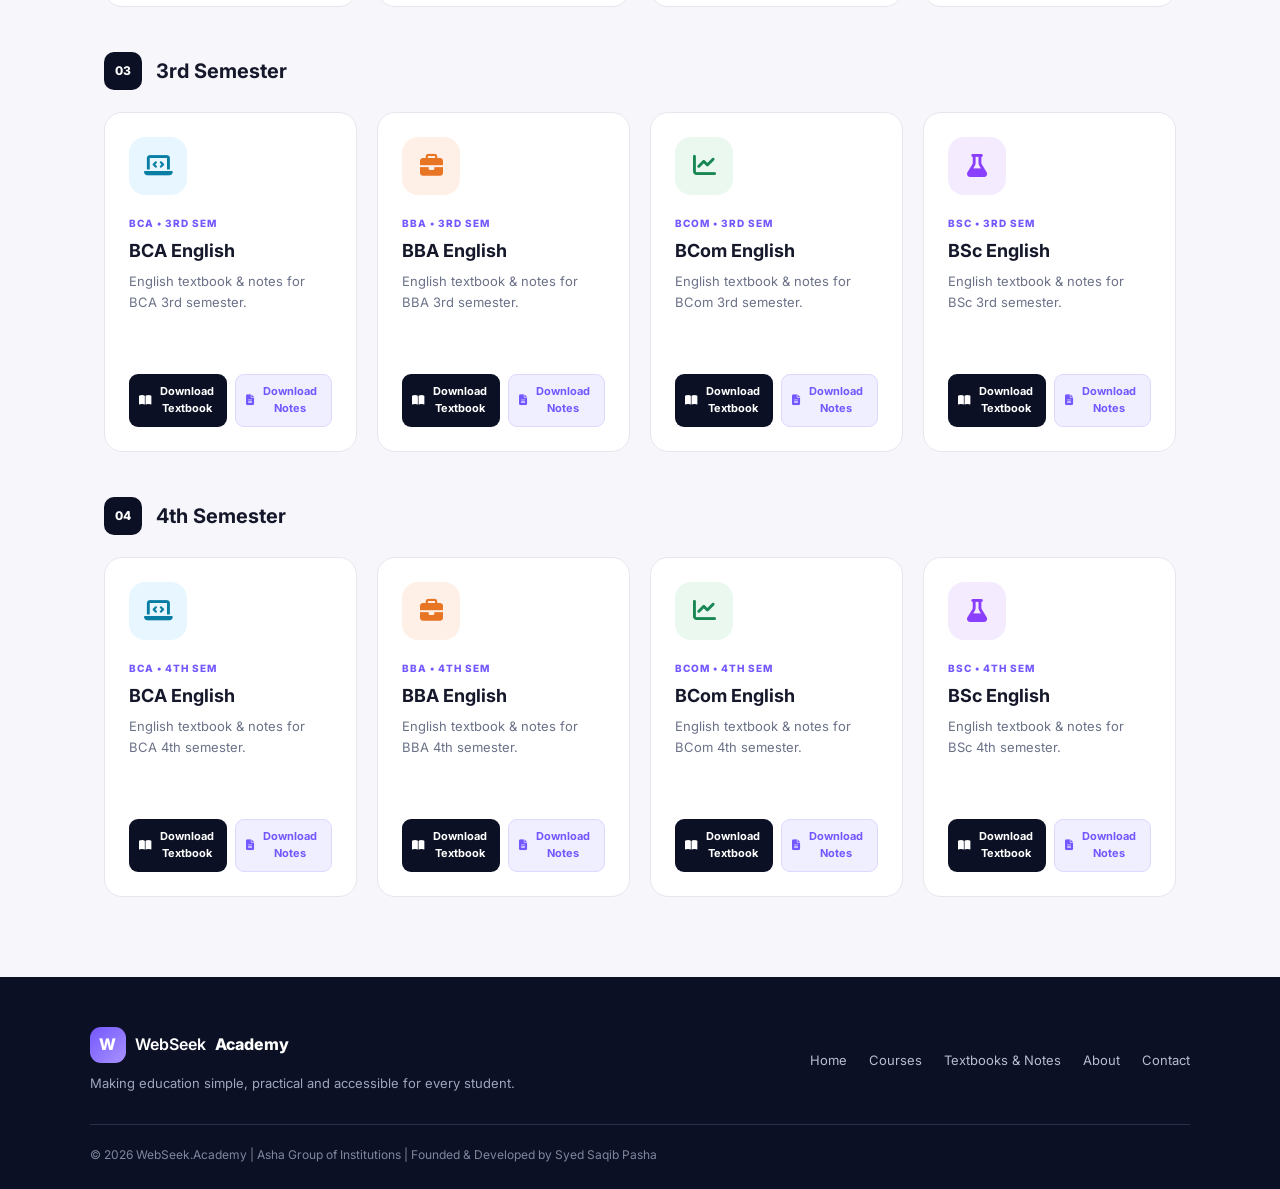
<file: textbook.html>
<!DOCTYPE html>
<html lang="en">
<head>
    <meta charset="UTF-8">
    <meta name="viewport" content="width=device-width, initial-scale=1.0">

    <title>Textbook Library | WebSeek Academy</title>

    <!-- Google Fonts -->
    <link rel="preconnect" href="https://fonts.googleapis.com">
    <link rel="preconnect" href="https://fonts.gstatic.com" crossorigin>

    <link href="https://fonts.googleapis.com/css2?family=Inter:wght@400;500;600;700;800&family=Playfair+Display:wght@600;700&display=swap" rel="stylesheet">

    <!-- Font Awesome -->
    <link rel="stylesheet"
          href="https://cdnjs.cloudflare.com/ajax/libs/font-awesome/6.5.2/css/all.min.css">

    <!-- Textbook CSS -->
    <link rel="stylesheet" href="textbooks.css">
</head>

<body>

<!-- ================= NAVBAR ================= -->

<header class="navbar">

    <a class="brand" href="index.html">
        <span class="logo-mark">W</span>
        WebSeek <b>Academy</b>
    </a>

    <nav id="nav">
        <a href="index.html">Home</a>
        <a href="course.html">Courses</a>
        <a href="textbook.html" class="active">Textbooks & Notes</a>
        
        <a href="about.html">About</a>
        <a href="contact.html">Contact</a>
    </nav>

    <a class="btn nav-btn" href="https://forms.gle/DsPG3nHi7dz6tWBp7">
        Register
    </a>

    <button class="menu" id="menu" aria-label="Open menu">
        ☰
    </button>

</header>


<!-- ================= HERO ================= -->

<section class="page-hero">

    <p class="eyebrow">TEXTBOOK LIBRARY</p>

    <h1>
        English Textbook <span>Library.</span>
    </h1>

    <p>
        Download English textbooks and study resources for SSLC,
        PUC and undergraduate students under BNU and BCU.
    </p>

</section>


<!-- ================= SEARCH & FILTER ================= -->

<section class="library-tools" id="textbookLibrary">

    <div class="search-box">

        <i class="fa-solid fa-magnifying-glass"></i>

        <input
            type="text"
            id="textbookSearch"
            placeholder="Search textbooks, courses or semesters..."
            autocomplete="off"
        >

        <button id="clearSearch" type="button">
            <i class="fa-solid fa-xmark"></i>
        </button>

    </div>


    <div class="filters">

        <button class="filter-btn active" data-filter="all">
            All
        </button>

        <button class="filter-btn" data-filter="sslc">
            SSLC
        </button>

        <button class="filter-btn" data-filter="puc">
            PUC
        </button>

        <button class="filter-btn" data-filter="bnu">
            BNU
        </button>

        <button class="filter-btn" data-filter="bcu">
            BCU
        </button>

    </div>


    <p class="result-message" id="resultMessage">
        36 textbooks available
    </p>

</section>


<!-- ================= TEXTBOOK CONTENT ================= -->

<main class="library-container">


    <!-- ================= SSLC ================= -->

    <section class="textbook-section">

        <div class="section-heading">
            <span class="section-label">SSLC</span>

            <h2>
                Secondary School
            </h2>

            <p>
                English textbooks for SSLC students.
            </p>
        </div>


        <div class="card-grid">


            <!-- SSLC ENGLISH -->

            <article
                class="textbook-card"
                data-category="sslc"
                data-search="sslc english textbook english first language">

                <div class="card-icon school-icon">
                    <i class="fa-solid fa-school"></i>
                </div>

                <span class="card-tag">SSLC</span>

                <h3>
                    SSLC English Textbook Part-I
                </h3>

                <p>
                    English textbook Part-I for SSLC students.
                </p>

                <div class="card-buttons">

                    <a
                        class="download-btn textbook-btn"
                        href="./textBooks/SSLC/10th Eng FL Part - 1 2025-26.pdf"
                        download>

                        <i class="fa-solid fa-book-open"></i>
                        Download Textbook

                    </a>

                    <a
                        class="download-btn notes-btn"
                        href="./textBooks/SSLC/SSLC PART-1 Complete Notes.pdf"
                        download>

                        <i class="fa-solid fa-file-lines"></i>
                        Download Notes

                    </a>

                </div>

            </article>


            <!-- SUPPLEMENTARY -->

            <article
                class="textbook-card"
                data-category="sslc"
                data-search="sslc supplementary english textbook">

                <div class="card-icon school-icon">
                    <i class="fa-solid fa-book"></i>
                </div>

                <span class="card-tag">SSLC</span>

                <h3>
                    SSLC English Part-II
                </h3>

                <p>
                    SSLC English Part-II textbook for SSLC.
                </p>

                <div class="card-buttons">

                    <a
                        class="download-btn textbook-btn"
                        href="textbooks/sslc/supplementary-english.pdf"
                        download>

                        <i class="fa-solid fa-book-open"></i>
                        Download Textbook

                    </a>

                    <a
                        class="download-btn notes-btn"
                        href="notes/sslc/supplementary-english-notes.pdf"
                        download>

                        <i class="fa-solid fa-file-lines"></i>
                        Download Notes

                    </a>

                </div>

            </article>

        </div>

    </section>



    <!-- ================= PUC ================= -->

    <section class="textbook-section">

        <div class="section-heading">

            <span class="section-label">PUC</span>

            <h2>
                Pre-University
            </h2>

            <p>
                English textbooks for 1st PUC and 2nd PUC students.
            </p>

        </div>


        <div class="card-grid">


            <!-- 1ST PUC -->

            <article
                class="textbook-card"
                data-category="puc"
                data-search="puc 1st puc first puc english textbook">

                <div class="card-icon puc-icon">
                    <i class="fa-solid fa-graduation-cap"></i>
                </div>

                <span class="card-tag">1st PUC</span>

                <h3>
                    1st PUC English
                </h3>

                <p>
                    English textbook for 1st PUC students.
                </p>

                <div class="card-buttons">

                    <a
                        class="download-btn textbook-btn"
                        href="./textBooks/PUC/1st PUC/03 1st English.pdf"
                        download>

                        <i class="fa-solid fa-book-open"></i>
                        Download Textbook

                    </a>

                    <a
                        class="download-btn notes-btn"
                        href="./textBooks/PUC/1st PUC/1st puc complete notes.pdf"
                        download>

                        <i class="fa-solid fa-file-lines"></i>
                        Download Notes

                    </a>

                </div>

            </article>


            <!-- 2ND PUC -->

            <article
                class="textbook-card"
                data-category="puc"
                data-search="puc 2nd puc second puc english textbook">

                <div class="card-icon puc-icon">
                    <i class="fa-solid fa-graduation-cap"></i>
                </div>

                <span class="card-tag">2nd PUC</span>

                <h3>
                    2nd PUC English
                </h3>

                <p>
                    English textbook for 2nd PUC students.
                </p>

                <div class="card-buttons">

                    <a
                        class="download-btn textbook-btn"
                        href="./textBooks/PUC/2nd PUC/58 2nd PUC English TB.pdf"
                        download>

                        <i class="fa-solid fa-book-open"></i>
                        Download Textbook

                    </a>

                    <a
                        class="download-btn notes-btn"
                        href="./textBooks/PUC/2nd PUC/2nd puc complete notes.pdf"
                        download>

                        <i class="fa-solid fa-file-lines"></i>
                        Download Notes

                    </a>

                </div>

            </article>

        </div>

    </section>



    <!-- ===================================================== -->
    <!-- ================= BNU =============================== -->
    <!-- ===================================================== -->

    <section class="textbook-section university-section">

        <div class="section-heading">

            <span class="section-label">BNU</span>

            <h2>
                Bangalore North University
            </h2>

            <p>
                Undergraduate English textbooks & notes for BNU students.
            </p>

        </div>


        <div class="university-block" data-university="bnu">


            <!-- ================= 1ST SEM ================= -->

            <div class="semester-group">

                <div class="semester-title">
                    <span>01</span>
                    <h3>1st Semester</h3>
                </div>


                <div class="card-grid">


                    <!-- BCA -->

                    <article
                        class="textbook-card"
                        data-category="bnu"
                        data-search="bnu 1st semester bca bachelor computer applications computer science">

                        <div class="card-icon bca-icon">
                            <i class="fa-solid fa-laptop-code"></i>
                        </div>

                        <span class="card-tag">BCA • 1st Sem</span>

                        <h3>BCA English</h3>

                        <p>
                            English textbook & notes for BCA 1st semester.
                        </p>

                        <div class="card-buttons">

                            <a
                                class="download-btn textbook-btn"
                                href="textbooks/ug/bnu/1st-sem/bca-english.pdf"
                                download>

                                <i class="fa-solid fa-book-open"></i>
                                Download Textbook

                            </a>

                            <a
                                class="download-btn notes-btn"
                                href="./textBooks/DEGREE/BNU/BCA/BCA BNU 1st semester complete notes.pdf"
                                download>

                                <i class="fa-solid fa-file-lines"></i>
                                Download Notes

                            </a>

                        </div>

                    </article>


                    <!-- BBA -->

                    <article
                        class="textbook-card"
                        data-category="bnu"
                        data-search="bnu 1st semester bba bachelor business administration">

                        <div class="card-icon bba-icon">
                            <i class="fa-solid fa-briefcase"></i>
                        </div>

                        <span class="card-tag">BBA • 1st Sem</span>

                        <h3>BBA English</h3>

                        <p>
                            English textbook & notes for BBA 1st semester.
                        </p>

                        <div class="card-buttons">

                            <a
                                class="download-btn textbook-btn"
                                href="textbooks/ug/bnu/1st-sem/bba-english.pdf"
                                download>

                                <i class="fa-solid fa-book-open"></i>
                                Download Textbook

                            </a>

                            <a
                                class="download-btn notes-btn"
                                href="./textBooks/DEGREE/BNU/BBA/BBA BNU 1st semester complete notes.pdf"
                                download>

                                <i class="fa-solid fa-file-lines"></i>
                                Download Notes

                            </a>

                        </div>

                    </article>


                    <!-- BCOM -->

                    <article
                        class="textbook-card"
                        data-category="bnu"
                        data-search="bnu 1st semester bcom b com bachelor commerce commerce">

                        <div class="card-icon bcom-icon">
                            <i class="fa-solid fa-chart-line"></i>
                        </div>

                        <span class="card-tag">BCom • 1st Sem</span>

                        <h3>BCom English</h3>

                        <p>
                            English textbook & notes for BCom 1st semester.
                        </p>

                        <div class="card-buttons">

                            <a
                                class="download-btn textbook-btn"
                                href="textbooks/ug/bnu/1st-sem/bcom-english.pdf"
                                download>

                                <i class="fa-solid fa-book-open"></i>
                                Download Textbook

                            </a>

                            <a
                                class="download-btn notes-btn"
                                href="./textBooks/DEGREE/BNU/BCom/BCom BNU 1st semester complete notes.pdf"
                                download>

                                <i class="fa-solid fa-file-lines"></i>
                                Download Notes

                            </a>

                        </div>

                    </article>


                    <!-- BSC -->

                    <article
                        class="textbook-card"
                        data-category="bnu"
                        data-search="bnu 1st semester bsc bachelor science science">

                        <div class="card-icon bsc-icon">
                            <i class="fa-solid fa-flask"></i>
                        </div>

                        <span class="card-tag">BSc • 1st Sem</span>

                        <h3>BSc English</h3>

                        <p>
                            English textbook & notes for BSc 1st semester.
                        </p>

                        <div class="card-buttons">

                            <a
                                class="download-btn textbook-btn"
                                href="textbooks/ug/bnu/1st-sem/bsc-english.pdf"
                                download>

                                <i class="fa-solid fa-book-open"></i>
                                Download Textbook

                            </a>

                            <a
                                class="download-btn notes-btn"
                                href="./textBooks/DEGREE/BNU/BSc/BSc BNU 1st semester complete notes.pdf"
                                download>

                                <i class="fa-solid fa-file-lines"></i>
                                Download Notes

                            </a>

                        </div>

                    </article>

                </div>

            </div>



            <!-- ================= 2ND SEM ================= -->

            <div class="semester-group">

                <div class="semester-title">
                    <span>02</span>
                    <h3>2nd Semester</h3>
                </div>


                <div class="card-grid">

                    <article class="textbook-card" data-category="bnu"
                        data-search="bnu 2nd semester bca computer applications">

                        <div class="card-icon bca-icon">
                            <i class="fa-solid fa-laptop-code"></i>
                        </div>

                        <span class="card-tag">BCA • 2nd Sem</span>
                        <h3>BCA English</h3>
                        <p>English textbook & notes for BCA 2nd semester.</p>

                        <div class="card-buttons">
                            <a class="download-btn textbook-btn"
                               href="textbooks/ug/bnu/2nd-sem/bca-english.pdf"
                               download>
                                <i class="fa-solid fa-book-open"></i>
                                Download Textbook
                            </a>

                            <a class="download-btn notes-btn"
                               href="notes/ug/bnu/2nd-sem/bca-english-notes.pdf"
                               download>
                                <i class="fa-solid fa-file-lines"></i>
                                Download Notes
                            </a>
                        </div>
                    </article>


                    <article class="textbook-card" data-category="bnu"
                        data-search="bnu 2nd semester bba business administration">

                        <div class="card-icon bba-icon">
                            <i class="fa-solid fa-briefcase"></i>
                        </div>

                        <span class="card-tag">BBA • 2nd Sem</span>
                        <h3>BBA English</h3>
                        <p>English textbook & notes for BBA 2nd semester.</p>

                        <div class="card-buttons">
                            <a class="download-btn textbook-btn"
                               href="textbooks/ug/bnu/2nd-sem/bba-english.pdf"
                               download>
                                <i class="fa-solid fa-book-open"></i>
                                Download Textbook
                            </a>

                            <a class="download-btn notes-btn"
                               href="notes/ug/bnu/2nd-sem/bba-english-notes.pdf"
                               download>
                                <i class="fa-solid fa-file-lines"></i>
                                Download Notes
                            </a>
                        </div>
                    </article>


                    <article class="textbook-card" data-category="bnu"
                        data-search="bnu 2nd semester bcom commerce">

                        <div class="card-icon bcom-icon">
                            <i class="fa-solid fa-chart-line"></i>
                        </div>

                        <span class="card-tag">BCom • 2nd Sem</span>
                        <h3>BCom English</h3>
                        <p>English textbook & notes for BCom 2nd semester.</p>

                        <div class="card-buttons">
                            <a class="download-btn textbook-btn"
                               href="textbooks/ug/bnu/2nd-sem/bcom-english.pdf"
                               download>
                                <i class="fa-solid fa-book-open"></i>
                                Download Textbook
                            </a>

                            <a class="download-btn notes-btn"
                               href="notes/ug/bnu/2nd-sem/bcom-english-notes.pdf"
                               download>
                                <i class="fa-solid fa-file-lines"></i>
                                Download Notes
                            </a>
                        </div>
                    </article>


                    <article class="textbook-card" data-category="bnu"
                        data-search="bnu 2nd semester bsc science">

                        <div class="card-icon bsc-icon">
                            <i class="fa-solid fa-flask"></i>
                        </div>

                        <span class="card-tag">BSc • 2nd Sem</span>
                        <h3>BSc English</h3>
                        <p>English textbook & notes for BSc 2nd semester.</p>

                        <div class="card-buttons">
                            <a class="download-btn textbook-btn"
                               href="textbooks/ug/bnu/2nd-sem/bsc-english.pdf"
                               download>
                                <i class="fa-solid fa-book-open"></i>
                                Download Textbook
                            </a>

                            <a class="download-btn notes-btn"
                               href="notes/ug/bnu/2nd-sem/bsc-english-notes.pdf"
                               download>
                                <i class="fa-solid fa-file-lines"></i>
                                Download Notes
                            </a>
                        </div>
                    </article>

                </div>

            </div>



            <!-- ================= 3RD SEM ================= -->

            <div class="semester-group">

                <div class="semester-title">
                    <span>03</span>
                    <h3>3rd Semester</h3>
                </div>

                <div class="card-grid">

                    <article class="textbook-card" data-category="bnu"
                        data-search="bnu 3rd semester bca computer applications">

                        <div class="card-icon bca-icon">
                            <i class="fa-solid fa-laptop-code"></i>
                        </div>

                        <span class="card-tag">BCA • 3rd Sem</span>
                        <h3>BCA English</h3>
                        <p>English textbook & notes for BCA 3rd semester.</p>

                        <div class="card-buttons">
                            <a class="download-btn textbook-btn"
                               href="textbooks/ug/bnu/3rd-sem/bca-english.pdf"
                               download>
                                <i class="fa-solid fa-book-open"></i>
                                Download Textbook
                            </a>

                            <a class="download-btn notes-btn"
                               href="notes/ug/bnu/3rd-sem/bca-english-notes.pdf"
                               download>
                                <i class="fa-solid fa-file-lines"></i>
                                Download Notes
                            </a>
                        </div>
                    </article>


                    <article class="textbook-card" data-category="bnu"
                        data-search="bnu 3rd semester bba business">

                        <div class="card-icon bba-icon">
                            <i class="fa-solid fa-briefcase"></i>
                        </div>

                        <span class="card-tag">BBA • 3rd Sem</span>
                        <h3>BBA English</h3>
                        <p>English textbook & notes for BBA 3rd semester.</p>

                        <div class="card-buttons">
                            <a class="download-btn textbook-btn"
                               href="textbooks/ug/bnu/3rd-sem/bba-english.pdf"
                               download>
                                <i class="fa-solid fa-book-open"></i>
                                Download Textbook
                            </a>

                            <a class="download-btn notes-btn"
                               href="notes/ug/bnu/3rd-sem/bba-english-notes.pdf"
                               download>
                                <i class="fa-solid fa-file-lines"></i>
                                Download Notes
                            </a>
                        </div>
                    </article>


                    <article class="textbook-card" data-category="bnu"
                        data-search="bnu 3rd semester bcom commerce">

                        <div class="card-icon bcom-icon">
                            <i class="fa-solid fa-chart-line"></i>
                        </div>

                        <span class="card-tag">BCom • 3rd Sem</span>
                        <h3>BCom English</h3>
                        <p>English textbook & notes for BCom 3rd semester.</p>

                        <div class="card-buttons">
                            <a class="download-btn textbook-btn"
                               href="textbooks/ug/bnu/3rd-sem/bcom-english.pdf"
                               download>
                                <i class="fa-solid fa-book-open"></i>
                                Download Textbook
                            </a>

                            <a class="download-btn notes-btn"
                               href="notes/ug/bnu/3rd-sem/bcom-english-notes.pdf"
                               download>
                                <i class="fa-solid fa-file-lines"></i>
                                Download Notes
                            </a>
                        </div>
                    </article>


                    <article class="textbook-card" data-category="bnu"
                        data-search="bnu 3rd semester bsc science">

                        <div class="card-icon bsc-icon">
                            <i class="fa-solid fa-flask"></i>
                        </div>

                        <span class="card-tag">BSc • 3rd Sem</span>
                        <h3>BSc English</h3>
                        <p>English textbook & notes for BSc 3rd semester.</p>

                        <div class="card-buttons">
                            <a class="download-btn textbook-btn"
                               href="textbooks/ug/bnu/3rd-sem/bsc-english.pdf"
                               download>
                                <i class="fa-solid fa-book-open"></i>
                                Download Textbook
                            </a>

                            <a class="download-btn notes-btn"
                               href="notes/ug/bnu/3rd-sem/bsc-english-notes.pdf"
                               download>
                                <i class="fa-solid fa-file-lines"></i>
                                Download Notes
                            </a>
                        </div>
                    </article>

                </div>

            </div>



            <!-- ================= 4TH SEM ================= -->

            <div class="semester-group">

                <div class="semester-title">
                    <span>04</span>
                    <h3>4th Semester</h3>
                </div>

                <div class="card-grid">

                    <article class="textbook-card" data-category="bnu"
                        data-search="bnu 4th semester bca computer applications">

                        <div class="card-icon bca-icon">
                            <i class="fa-solid fa-laptop-code"></i>
                        </div>

                        <span class="card-tag">BCA • 4th Sem</span>
                        <h3>BCA English</h3>
                        <p>English textbook & notes for BCA 4th semester.</p>

                        <div class="card-buttons">
                            <a class="download-btn textbook-btn"
                               href="textbooks/ug/bnu/4th-sem/bca-english.pdf"
                               download>
                                <i class="fa-solid fa-book-open"></i>
                                Download Textbook
                            </a>

                            <a class="download-btn notes-btn"
                               href="notes/ug/bnu/4th-sem/bca-english-notes.pdf"
                               download>
                                <i class="fa-solid fa-file-lines"></i>
                                Download Notes
                            </a>
                        </div>
                    </article>


                    <article class="textbook-card" data-category="bnu"
                        data-search="bnu 4th semester bba business">

                        <div class="card-icon bba-icon">
                            <i class="fa-solid fa-briefcase"></i>
                        </div>

                        <span class="card-tag">BBA • 4th Sem</span>
                        <h3>BBA English</h3>
                        <p>English textbook & notes for BBA 4th semester.</p>

                        <div class="card-buttons">
                            <a class="download-btn textbook-btn"
                               href="textbooks/ug/bnu/4th-sem/bba-english.pdf"
                               download>
                                <i class="fa-solid fa-book-open"></i>
                                Download Textbook
                            </a>

                            <a class="download-btn notes-btn"
                               href="notes/ug/bnu/4th-sem/bba-english-notes.pdf"
                               download>
                                <i class="fa-solid fa-file-lines"></i>
                                Download Notes
                            </a>
                        </div>
                    </article>


                    <article class="textbook-card" data-category="bnu"
                        data-search="bnu 4th semester bcom commerce">

                        <div class="card-icon bcom-icon">
                            <i class="fa-solid fa-chart-line"></i>
                        </div>

                        <span class="card-tag">BCom • 4th Sem</span>
                        <h3>BCom English</h3>
                        <p>English textbook & notes for BCom 4th semester.</p>

                        <div class="card-buttons">
                            <a class="download-btn textbook-btn"
                               href="textbooks/ug/bnu/4th-sem/bcom-english.pdf"
                               download>
                                <i class="fa-solid fa-book-open"></i>
                                Download Textbook
                            </a>

                            <a class="download-btn notes-btn"
                               href="notes/ug/bnu/4th-sem/bcom-english-notes.pdf"
                               download>
                                <i class="fa-solid fa-file-lines"></i>
                                Download Notes
                            </a>
                        </div>
                    </article>


                    <article class="textbook-card" data-category="bnu"
                        data-search="bnu 4th semester bsc science">

                        <div class="card-icon bsc-icon">
                            <i class="fa-solid fa-flask"></i>
                        </div>

                        <span class="card-tag">BSc • 4th Sem</span>
                        <h3>BSc English</h3>
                        <p>English textbook & notes for BSc 4th semester.</p>

                        <div class="card-buttons">
                            <a class="download-btn textbook-btn"
                               href="textbooks/ug/bnu/4th-sem/bsc-english.pdf"
                               download>
                                <i class="fa-solid fa-book-open"></i>
                                Download Textbook
                            </a>

                            <a class="download-btn notes-btn"
                               href="notes/ug/bnu/4th-sem/bsc-english-notes.pdf"
                               download>
                                <i class="fa-solid fa-file-lines"></i>
                                Download Notes
                            </a>
                        </div>
                    </article>

                </div>

            </div>

        </div>

    </section>



    <!-- ===================================================== -->
    <!-- ================= BCU =============================== -->
    <!-- ===================================================== -->

    <section class="textbook-section university-section">

        <div class="section-heading">

            <span class="section-label">BCU</span>

            <h2>
                Bangalore City University
            </h2>

            <p>
                Undergraduate English textbooks & notes for BCU students.
            </p>

        </div>


        <div class="university-block" data-university="bcu">


            <!-- ================= 1ST SEM ================= -->

            <div class="semester-group">

                <div class="semester-title">
                    <span>01</span>
                    <h3>1st Semester</h3>
                </div>

                <div class="card-grid">

                    <article class="textbook-card" data-category="bcu"
                        data-search="bcu 1st semester bca computer applications">

                        <div class="card-icon bca-icon">
                            <i class="fa-solid fa-laptop-code"></i>
                        </div>

                        <span class="card-tag">BCA • 1st Sem</span>
                        <h3>BCA English</h3>
                        <p>English textbook & notes for BCA 1st semester.</p>

                        <div class="card-buttons">
                            <a class="download-btn textbook-btn"
                               href="./textBooks/DEGREE/BCU/BCA/ALCHEMY-I-I-B.C.A.-SEP-Textbook-2024-Final-Copy-BCU.pdf"
                               download>
                                <i class="fa-solid fa-book-open"></i>
                                Download Textbook
                            </a>

                            <a class="download-btn notes-btn"
                               href="./textBooks/DEGREE/BCU/BCA/BCA BCU 1st semester complete notes.pdf"
                               download>
                                <i class="fa-solid fa-file-lines"></i>
                                Download Notes
                            </a>
                        </div>
                    </article>


                    <article class="textbook-card" data-category="bcu"
                        data-search="bcu 1st semester bba business">

                        <div class="card-icon bba-icon">
                            <i class="fa-solid fa-briefcase"></i>
                        </div>

                        <span class="card-tag">BBA • 1st Sem</span>
                        <h3>BBA English</h3>
                        <p>English textbook & notes for BBA 1st semester.</p>

                        <div class="card-buttons">
                            <a class="download-btn textbook-btn"
                               href="./textBooks/DEGREE/BCU/BBA/BBA Text Book - Edify I.pdf"
                               download>
                                <i class="fa-solid fa-book-open"></i>
                                Download Textbook
                            </a>

                            <a class="download-btn notes-btn"
                               href="./textBooks/DEGREE/BCU/BBA/BBA BCU 1st semester complete notes .pdf"
                               download>
                                <i class="fa-solid fa-file-lines"></i>
                                Download Notes
                            </a>
                        </div>
                    </article>


                    <article class="textbook-card" data-category="bcu"
                        data-search="bcu 1st semester bcom commerce">

                        <div class="card-icon bcom-icon">
                            <i class="fa-solid fa-chart-line"></i>
                        </div>

                        <span class="card-tag">BCom • 1st Sem</span>
                        <h3>BCom English</h3>
                        <p>English textbook & notes for BCom 1st semester.</p>

                        <div class="card-buttons">
                            <a class="download-btn textbook-btn"
                               href="textbooks/ug/bcu/1st-sem/bcom-english.pdf"
                               download>
                                <i class="fa-solid fa-book-open"></i>
                                Download Textbook
                            </a>

                            <a class="download-btn notes-btn"
                               href="notes/ug/bcu/1st-sem/bcom-english-notes.pdf"
                               download>
                                <i class="fa-solid fa-file-lines"></i>
                                Download Notes
                            </a>
                        </div>
                    </article>


                    <article class="textbook-card" data-category="bcu"
                        data-search="bcu 1st semester bsc science">

                        <div class="card-icon bsc-icon">
                            <i class="fa-solid fa-flask"></i>
                        </div>

                        <span class="card-tag">BSc • 1st Sem</span>
                        <h3>BSc English</h3>
                        <p>English textbook & notes for BSc 1st semester.</p>

                        <div class="card-buttons">
                            <a class="download-btn textbook-btn"
                               href="textbooks/ug/bcu/1st-sem/bsc-english.pdf"
                               download>
                                <i class="fa-solid fa-book-open"></i>
                                Download Textbook
                            </a>

                            <a class="download-btn notes-btn"
                               href="notes/ug/bcu/1st-sem/bsc-english-notes.pdf"
                               download>
                                <i class="fa-solid fa-file-lines"></i>
                                Download Notes
                            </a>
                        </div>
                    </article>

                </div>

            </div>



            <!-- ================= 2ND SEM ================= -->

            <div class="semester-group">

                <div class="semester-title">
                    <span>02</span>
                    <h3>2nd Semester</h3>
                </div>

                <div class="card-grid">

                    <article class="textbook-card" data-category="bcu"
                        data-search="bcu 2nd semester bca computer">

                        <div class="card-icon bca-icon">
                            <i class="fa-solid fa-laptop-code"></i>
                        </div>

                        <span class="card-tag">BCA • 2nd Sem</span>
                        <h3>BCA English</h3>
                        <p>English textbook & notes for BCA 2nd semester.</p>

                        <div class="card-buttons">
                            <a class="download-btn textbook-btn"
                               href="textbooks/ug/bcu/2nd-sem/bca-english.pdf"
                               download>
                                <i class="fa-solid fa-book-open"></i>
                                Download Textbook
                            </a>

                            <a class="download-btn notes-btn"
                               href="notes/ug/bcu/2nd-sem/bca-english-notes.pdf"
                               download>
                                <i class="fa-solid fa-file-lines"></i>
                                Download Notes
                            </a>
                        </div>
                    </article>


                    <article class="textbook-card" data-category="bcu"
                        data-search="bcu 2nd semester bba business">

                        <div class="card-icon bba-icon">
                            <i class="fa-solid fa-briefcase"></i>
                        </div>

                        <span class="card-tag">BBA • 2nd Sem</span>
                        <h3>BBA English</h3>
                        <p>English textbook & notes for BBA 2nd semester.</p>

                        <div class="card-buttons">
                            <a class="download-btn textbook-btn"
                               href="./textBooks/DEGREE/BCU/BCA/ALCHEMY - II BCA - 15-02-25 (3).pdf"
                               download>
                                <i class="fa-solid fa-book-open"></i>
                                Download Textbook
                            </a>

                            <a class="download-btn notes-btn"
                               href="notes/ug/bcu/2nd-sem/bba-english-notes.pdf"
                               download>
                                <i class="fa-solid fa-file-lines"></i>
                                Download Notes
                            </a>
                        </div>
                    </article>


                    <article class="textbook-card" data-category="bcu"
                        data-search="bcu 2nd semester bcom commerce">

                        <div class="card-icon bcom-icon">
                            <i class="fa-solid fa-chart-line"></i>
                        </div>

                        <span class="card-tag">BCom • 2nd Sem</span>
                        <h3>BCom English</h3>
                        <p>English textbook & notes for BCom 2nd semester.</p>

                        <div class="card-buttons">
                            <a class="download-btn textbook-btn"
                               href="textbooks/ug/bcu/2nd-sem/bcom-english.pdf"
                               download>
                                <i class="fa-solid fa-book-open"></i>
                                Download Textbook
                            </a>

                            <a class="download-btn notes-btn"
                               href="notes/ug/bcu/2nd-sem/bcom-english-notes.pdf"
                               download>
                                <i class="fa-solid fa-file-lines"></i>
                                Download Notes
                            </a>
                        </div>
                    </article>


                    <article class="textbook-card" data-category="bcu"
                        data-search="bcu 2nd semester bsc science">

                        <div class="card-icon bsc-icon">
                            <i class="fa-solid fa-flask"></i>
                        </div>

                        <span class="card-tag">BSc • 2nd Sem</span>
                        <h3>BSc English</h3>
                        <p>English textbook & notes for BSc 2nd semester.</p>

                        <div class="card-buttons">
                            <a class="download-btn textbook-btn"
                               href="textbooks/ug/bcu/2nd-sem/bsc-english.pdf"
                               download>
                                <i class="fa-solid fa-book-open"></i>
                                Download Textbook
                            </a>

                            <a class="download-btn notes-btn"
                               href="notes/ug/bcu/2nd-sem/bsc-english-notes.pdf"
                               download>
                                <i class="fa-solid fa-file-lines"></i>
                                Download Notes
                            </a>
                        </div>
                    </article>

                </div>

            </div>



            <!-- ================= 3RD SEM ================= -->

            <div class="semester-group">

                <div class="semester-title">
                    <span>03</span>
                    <h3>3rd Semester</h3>
                </div>

                <div class="card-grid">

                    <article class="textbook-card" data-category="bcu"
                        data-search="bcu 3rd semester bca computer">

                        <div class="card-icon bca-icon">
                            <i class="fa-solid fa-laptop-code"></i>
                        </div>

                        <span class="card-tag">BCA • 3rd Sem</span>
                        <h3>BCA English</h3>
                        <p>English textbook & notes for BCA 3rd semester.</p>

                        <div class="card-buttons">
                            <a class="download-btn textbook-btn"
                               href="./textBooks/DEGREE/BCU/BCA/ALCHEMY-III BCA SEP (1).pdf"
                               download>
                                <i class="fa-solid fa-book-open"></i>
                                Download Textbook
                            </a>

                            <a class="download-btn notes-btn"
                               href="notes/ug/bcu/3rd-sem/bca-english-notes.pdf"
                               download>
                                <i class="fa-solid fa-file-lines"></i>
                                Download Notes
                            </a>
                        </div>
                    </article>


                    <article class="textbook-card" data-category="bcu"
                        data-search="bcu 3rd semester bba business">

                        <div class="card-icon bba-icon">
                            <i class="fa-solid fa-briefcase"></i>
                        </div>

                        <span class="card-tag">BBA • 3rd Sem</span>
                        <h3>BBA English</h3>
                        <p>English textbook & notes for BBA 3rd semester.</p>

                        <div class="card-buttons">
                            <a class="download-btn textbook-btn"
                               href="./textBooks/DEGREE/BCU/BBA/III BBA Edify.pdf"
                               download>
                                <i class="fa-solid fa-book-open"></i>
                                Download Textbook
                            </a>

                            <a class="download-btn notes-btn"
                               href="notes/ug/bcu/3rd-sem/bba-english-notes.pdf"
                               download>
                                <i class="fa-solid fa-file-lines"></i>
                                Download Notes
                            </a>
                        </div>
                    </article>


                    <article class="textbook-card" data-category="bcu"
                        data-search="bcu 3rd semester bcom commerce">

                        <div class="card-icon bcom-icon">
                            <i class="fa-solid fa-chart-line"></i>
                        </div>

                        <span class="card-tag">BCom • 3rd Sem</span>
                        <h3>BCom English</h3>
                        <p>English textbook & notes for BCom 3rd semester.</p>

                        <div class="card-buttons">
                            <a class="download-btn textbook-btn"
                               href="./textBooks/DEGREE/BCU/BCom/EMBOLDEN III BCom + The Play SEP (1).pdf"
                               download>
                                <i class="fa-solid fa-book-open"></i>
                                Download Textbook
                            </a>

                            <a class="download-btn notes-btn"
                               href="notes/ug/bcu/3rd-sem/bcom-english-notes.pdf"
                               download>
                                <i class="fa-solid fa-file-lines"></i>
                                Download Notes
                            </a>
                        </div>
                    </article>


                    <article class="textbook-card" data-category="bcu"
                        data-search="bcu 3rd semester bsc science">

                        <div class="card-icon bsc-icon">
                            <i class="fa-solid fa-flask"></i>
                        </div>

                        <span class="card-tag">BSc • 3rd Sem</span>
                        <h3>BSc English</h3>
                        <p>English textbook & notes for BSc 3rd semester.</p>

                        <div class="card-buttons">
                            <a class="download-btn textbook-btn"
                               href="./textBooks/DEGREE/BCU/BSc/ELOQUENTIA III B.Sc SEP (1).pdf"
                               download>
                                <i class="fa-solid fa-book-open"></i>
                                Download Textbook
                            </a>

                            <a class="download-btn notes-btn"
                               href="notes/ug/bcu/3rd-sem/bsc-english-notes.pdf"
                               download>
                                <i class="fa-solid fa-file-lines"></i>
                                Download Notes
                            </a>
                        </div>
                    </article>

                </div>

            </div>



            <!-- ================= 4TH SEM ================= -->

            <div class="semester-group">

                <div class="semester-title">
                    <span>04</span>
                    <h3>4th Semester</h3>
                </div>

                <div class="card-grid">

                    <article class="textbook-card" data-category="bcu"
                        data-search="bcu 4th semester bca computer">

                        <div class="card-icon bca-icon">
                            <i class="fa-solid fa-laptop-code"></i>
                        </div>

                        <span class="card-tag">BCA • 4th Sem</span>
                        <h3>BCA English</h3>
                        <p>English textbook & notes for BCA 4th semester.</p>

                        <div class="card-buttons">
                            <a class="download-btn textbook-btn"
                               href="textbooks/ug/bcu/4th-sem/bca-english.pdf"
                               download>
                                <i class="fa-solid fa-book-open"></i>
                                Download Textbook
                            </a>

                            <a class="download-btn notes-btn"
                               href="notes/ug/bcu/4th-sem/bca-english-notes.pdf"
                               download>
                                <i class="fa-solid fa-file-lines"></i>
                                Download Notes
                            </a>
                        </div>
                    </article>


                    <article class="textbook-card" data-category="bcu"
                        data-search="bcu 4th semester bba business">

                        <div class="card-icon bba-icon">
                            <i class="fa-solid fa-briefcase"></i>
                        </div>

                        <span class="card-tag">BBA • 4th Sem</span>
                        <h3>BBA English</h3>
                        <p>English textbook & notes for BBA 4th semester.</p>

                        <div class="card-buttons">
                            <a class="download-btn textbook-btn"
                               href="textbooks/ug/bcu/4th-sem/bba-english.pdf"
                               download>
                                <i class="fa-solid fa-book-open"></i>
                                Download Textbook
                            </a>

                            <a class="download-btn notes-btn"
                               href="notes/ug/bcu/4th-sem/bba-english-notes.pdf"
                               download>
                                <i class="fa-solid fa-file-lines"></i>
                                Download Notes
                            </a>
                        </div>
                    </article>


                    <article class="textbook-card" data-category="bcu"
                        data-search="bcu 4th semester bcom commerce">

                        <div class="card-icon bcom-icon">
                            <i class="fa-solid fa-chart-line"></i>
                        </div>

                        <span class="card-tag">BCom • 4th Sem</span>
                        <h3>BCom English</h3>
                        <p>English textbook & notes for BCom 4th semester.</p>

                        <div class="card-buttons">
                            <a class="download-btn textbook-btn"
                               href="textbooks/ug/bcu/4th-sem/bcom-english.pdf"
                               download>
                                <i class="fa-solid fa-book-open"></i>
                                Download Textbook
                            </a>

                            <a class="download-btn notes-btn"
                               href="notes/ug/bcu/4th-sem/bcom-english-notes.pdf"
                               download>
                                <i class="fa-solid fa-file-lines"></i>
                                Download Notes
                            </a>
                        </div>
                    </article>


                    <article class="textbook-card" data-category="bcu"
                        data-search="bcu 4th semester bsc science">

                        <div class="card-icon bsc-icon">
                            <i class="fa-solid fa-flask"></i>
                        </div>

                        <span class="card-tag">BSc • 4th Sem</span>
                        <h3>BSc English</h3>
                        <p>English textbook & notes for BSc 4th semester.</p>

                        <div class="card-buttons">
                            <a class="download-btn textbook-btn"
                               href="textbooks/ug/bcu/4th-sem/bsc-english.pdf"
                               download>
                                <i class="fa-solid fa-book-open"></i>
                                Download Textbook
                            </a>

                            <a class="download-btn notes-btn"
                               href="notes/ug/bcu/4th-sem/bsc-english-notes.pdf"
                               download>
                                <i class="fa-solid fa-file-lines"></i>
                                Download Notes
                            </a>
                        </div>
                    </article>

                </div>

            </div>

        </div>

    </section>


    <!-- ================= NO RESULTS ================= -->

    <section class="no-results" id="noResults">

        <div class="no-results-icon">
            <i class="fa-solid fa-magnifying-glass"></i>
        </div>

        <h2>No textbooks found</h2>

        <p>
            Try another search term or reset the filters.
        </p>

        <button id="resetFilters" class="reset-btn">
            Reset Filters
        </button>

    </section>

</main>


<!-- ================= FOOTER ================= -->

<footer>

    <div>

        <a class="brand footer-brand" href="index.html">
            <span class="logo-mark">W</span>
            WebSeek <b>Academy</b>
        </a>

        <p>
            Making education simple, practical and accessible
            for every student.
        </p>

    </div>


    <div class="footer-links">

        <a href="index.html">Home</a>

        <a href="course.html">Courses</a>

        <a href="textbooks.html">Textbooks & Notes</a>

        <a href="about.html">About</a>

        <a href="contact.html">Contact</a>

    </div>


    <small>
        © <span id="currentYear"></span>   
           WebSeek.Academy | Asha Group of Institutions | Founded & Developed by Syed Saqib Pasha

    </small>

</footer>


<!-- ================= JAVASCRIPT ================= -->

<script src="textbooks.js"></script>

</body>
</html>
</file>
<file: style.css>
/* ==========================================
   WEBSEEK ACADEMY
   COMPLETE STYLESHEET
========================================== */

* {
  box-sizing: border-box;
  margin: 0;
  padding: 0;
}

:root {
  --navy: #0b1024;
  --purple: #7357ff;
  --light: #f6f6fb;
  --white: #ffffff;
  --text: #15182a;
  --muted: #6b7288;
  --line: #e6e7ee;
}

html {
  scroll-behavior: smooth;
}

body {
  font-family: "Inter", Arial, sans-serif;
  color: var(--text);
  background: var(--light);
  line-height: 1.6;
}

a {
  text-decoration: none;
  color: inherit;
}

button,
input,
textarea {
  font: inherit;
}


/* ==========================================
   BUTTONS
========================================== */

.btn {
  border: 0;
  border-radius: 12px;
  padding: 12px 20px;
  font-weight: 700;
  cursor: pointer;
  display: inline-block;
  text-align: center;
}

.primary {
  background: var(--purple);
  color: white;
}

.primary:hover {
  background: #6347ed;
}

.secondary {
  border: 1px solid #505a78;
  color: white;
}

.full {
  width: 100%;
}


/* ==========================================
   LOGO
========================================== */

.logo-mark {
  width: 36px;
  height: 36px;
  border-radius: 11px;
  background: linear-gradient(135deg, #7357ff, #a993ff);
  display: grid;
  place-items: center;
  color: white;
  font-weight: 800;
  flex-shrink: 0;
}


/* ==========================================
   NAVBAR
========================================== */

.navbar {
  height: 76px;
  background: var(--navy);
  color: white;
  display: flex;
  align-items: center;
  padding: 0 7%;
  gap: 28px;
  position: sticky;
  top: 0;
  z-index: 20;
}

.brand {
  display: flex;
  align-items: center;
  gap: 9px;
  font-weight: 600;
  margin-right: auto;
}

.navbar nav {
  display: flex;
  gap: 25px;
  color: #c6cada;
  font-size: 14px;
  align-items: center;
}

.navbar nav a:hover {
  color: white;
}

#navRegisterMobile {
  display: none;
}

.nav-btn {
  background: var(--purple);
  color: white;
}

.menu {
  display: none;
  background: none;
  border: 0;
  color: white;
  font-size: 25px;
  cursor: pointer;
}


/* ==========================================
   EYEBROW
========================================== */

.eyebrow {
  font-size: 11px;
  letter-spacing: 2px;
  font-weight: 800;
  color: #9d8cff;
  margin-bottom: 14px;
}


/* ==========================================
   HERO
========================================== */

.hero {
  background: var(--navy);
  color: white;
  min-height: 650px;
  padding: 90px 7%;
  display: grid;
  grid-template-columns: 1.1fr 0.9fr;
  gap: 60px;
  align-items: center;
}

.hero h1 {
  font-family: "Playfair Display", Georgia, serif;
  font-size: clamp(48px, 6vw, 78px);
  line-height: 1.05;
}

.hero h1 span {
  color: #9b84ff;
}

.hero-text {
  color: #b9bfd1;
  max-width: 580px;
  margin: 25px 0 30px;
  font-size: 17px;
}

.actions {
  display: flex;
  gap: 12px;
  flex-wrap: wrap;
}

.trust {
  display: flex;
  gap: 35px;
  margin-top: 45px;
}

.trust div {
  display: flex;
  flex-direction: column;
}

.trust small {
  color: #8d95ac;
  font-size: 12px;
}


/* ==========================================
   FEATURE CARD
========================================== */

.feature {
  background: #151d3c;
  border: 1px solid #2b3558;
  border-radius: 24px;
  padding: 18px;
}

.feature-top {
  color: #c7ccdd;
  font-size: 12px;
  padding: 4px 4px 15px;
}

.video {
  height: 285px;
  border-radius: 17px;
  background: linear-gradient(
    135deg,
    #282e58,
    #654fc5,
    #a18cff
  );
  display: grid;
  place-items: center;
}

.play-button {
  background: white;
  color: #6049df;
  width: 66px;
  height: 66px;
  border-radius: 50%;
  display: grid;
  place-items: center;
  transition: 0.2s;
}

.play-button:hover {
  transform: scale(1.08);
}

.feature-info {
  padding: 20px 4px 5px;
}

.feature-info small {
  color: #a996ff;
  font-weight: 800;
  font-size: 10px;
  letter-spacing: 1.5px;
}

.feature-info h3 {
  font-size: 23px;
  line-height: 1.25;
  margin: 7px 0 12px;
}

.feature-info a {
  color: #b9aaff;
  font-size: 13px;
  font-weight: 700;
}


/* ==========================================
   STATISTICS
========================================== */

.stats {
  background: white;
  padding: 25px 7%;
  display: grid;
  grid-template-columns: repeat(4, 1fr);
  text-align: center;
  border-bottom: 1px solid var(--line);
}

.stats div {
  border-right: 1px solid var(--line);
}

.stats div:last-child {
  border: 0;
}

.stats b {
  display: block;
  font-size: 23px;
}

.stats small {
  color: #8d95ac;
  font-size: 12px;
}


/* ==========================================
   GENERAL SECTIONS
========================================== */

.section {
  padding: 90px 7%;
}

.heading {
  display: flex;
  justify-content: space-between;
  align-items: end;
  margin-bottom: 35px;
  gap: 30px;
}

.heading h2,
.about-preview h2,
.notes h2 {
  font-family: "Playfair Display", Georgia, serif;
  font-size: 42px;
  line-height: 1.1;
}

.heading > p {
  color: var(--muted);
  max-width: 300px;
}


/* ==========================================
   COURSE SLIDER
========================================== */

.course-wrapper {
  display: flex;
  align-items: center;
  gap: 15px;
}

.course-slider {
  display: flex;
  gap: 18px;
  overflow-x: auto;
  scroll-behavior: smooth;
  scrollbar-width: none;
  flex: 1;
  scroll-snap-type: x mandatory;
}

.course-slider::-webkit-scrollbar {
  display: none;
}

.course-slider .card {
  flex: 0 0 calc(25% - 14px);
  scroll-snap-align: start;
}

.slider-btn {
  width: 44px;
  height: 44px;
  min-width: 44px;
  border-radius: 50%;
  border: 1px solid var(--line);
  background: white;
  color: var(--text);
  font-size: 20px;
  cursor: pointer;
  display: grid;
  place-items: center;
  transition: 0.2s;
}

.slider-btn:hover {
  background: var(--navy);
  color: white;
}

.slider-dots {
  display: flex;
  justify-content: center;
  gap: 7px;
  margin-top: 25px;
}

.slider-dot {
  width: 7px;
  height: 7px;
  border-radius: 50%;
  background: #c7c9d5;
}

.slider-dot.active {
  width: 22px;
  border-radius: 10px;
  background: var(--purple);
}


/* ==========================================
   COURSE CARDS
========================================== */

.card {
  background: white;
  border: 1px solid var(--line);
  border-radius: 20px;
  padding: 25px;
  min-height: 260px;
  position: relative;
  transition: 0.25s;
}

.card:hover {
  transform: translateY(-5px);
  box-shadow: 0 18px 40px rgba(18, 22, 45, 0.08);
}

.card.dark {
  background: var(--navy);
  color: white;
}

.card i {
  position: absolute;
  right: 20px;
  top: 20px;
  color: #aab1c5;
  font-size: 12px;
  font-style: normal;
}

.icon {
  width: 44px;
  height: 44px;
  border-radius: 13px;
  background: #ece9ff;
  color: #674eea;
  display: grid;
  place-items: center;
  font-weight: 800;
  margin-bottom: 30px;
}

.card h3 {
  font-size: 24px;
  margin-bottom: 7px;
}

.card p {
  color: var(--muted);
  font-size: 13px;
  margin-bottom: 20px;
}

.card.dark p {
  color: #aeb5cb;
}

.card a {
  color: #654be8;
  font-size: 13px;
  font-weight: 800;
}

.card.dark a {
  color: #b9aaff;
}


/* ==========================================
   SEARCH SECTION
========================================== */

.search-section {
  background: #eeeff7;
}

.search-box {
  background: var(--navy);
  color: white;
  border-radius: 25px;
  padding: 45px;
  margin-bottom: 35px;
}

.search-box h2 {
  font-family: "Playfair Display", Georgia, serif;
  font-size: 38px;
  line-height: 1.15;
  margin-bottom: 25px;
}

.search-box input {
  width: 100%;
  max-width: 700px;
  border: 0;
  outline: 0;
  border-radius: 13px;
  padding: 17px;
  color: var(--text);
}


/* ==========================================
   LESSON GRID
========================================== */

.lesson-grid {
  display: grid;
  grid-template-columns: repeat(4, 1fr);
  gap: 18px;
}

.lesson {
  background: white;
  border: 1px solid var(--line);
  border-radius: 18px;
  overflow: hidden;
  transition: 0.25s;
}

.lesson:hover {
  transform: translateY(-5px);
  box-shadow: 0 18px 40px rgba(18, 22, 45, 0.08);
}

.extra-lesson {
  display: none;
}

.thumb {
  height: 155px;
  padding: 15px;
  display: flex;
  align-items: flex-end;
}

.thumb b {
  background: rgba(11, 16, 36, 0.8);
  color: white;
  border-radius: 8px;
  padding: 5px 8px;
  font-size: 9px;
}

.one {
  background: linear-gradient(135deg, #3a3269, #a28dff);
}

.two {
  background: linear-gradient(135deg, #123e5d, #69b8d4);
}

.three {
  background: linear-gradient(135deg, #3b203b, #c26f9f);
}

.four {
  background: linear-gradient(135deg, #4d3d24, #d3a35e);
}

.lesson-body {
  padding: 20px;
}

.lesson-body small {
  color: #7258ef;
  font-weight: 800;
  font-size: 9px;
}

.lesson-body h3 {
  font-size: 18px;
  margin: 5px 0;
}

.lesson-body p {
  font-size: 12px;
  color: var(--muted);
}

.watch {
  border: 0;
  background: none;
  color: #634be8;
  font-size: 12px;
  font-weight: 800;
  cursor: pointer;
  padding-top: 14px;
}

.no-results {
  display: none;
  text-align: center;
  color: var(--muted);
  padding: 30px;
}


/* ==========================================
   NOTES
========================================== */

.notes {
  background: linear-gradient(
    120deg,
    #e5e0ff,
    #f7f7fb
  );
  border: 1px solid #ddd7ff;
  border-radius: 25px;
  padding: 48px;
  display: flex;
  justify-content: space-between;
  align-items: center;
  gap: 30px;
}

.notes h2 {
  max-width: 600px;
}

.notes p:not(.eyebrow) {
  color: var(--muted);
  margin-top: 15px;
}


/* ==========================================
   ABOUT PREVIEW
========================================== */

.about-preview {
  background: white;
  display: grid;
  grid-template-columns: 1fr 1fr;
  gap: 70px;
}

.about-preview > div:first-child > p:not(.eyebrow) {
  color: var(--muted);
  margin: 20px 0 25px;
  max-width: 600px;
}

.points {
  display: flex;
  flex-direction: column;
  gap: 18px;
}

.points div {
  border-bottom: 1px solid var(--line);
  padding-bottom: 18px;
  display: grid;
  grid-template-columns: 45px 1fr;
}

.points b {
  grid-row: span 2;
  color: #8b7bff;
}

.points strong {
  font-size: 15px;
}

.points span {
  color: var(--muted);
  font-size: 12px;
}


/* ==========================================
   FOOTER
========================================== */

footer {
  background: var(--navy);
  color: white;
  padding: 50px 7% 25px;
  display: grid;
  grid-template-columns: 1fr auto;
  gap: 30px;
}

footer p {
  color: #9ea6be;
  font-size: 13px;
  margin-top: 10px;
}

.footer-links {
  display: flex;
  gap: 22px;
  color: #b7bdd0;
  font-size: 13px;
}

.footer-links a:hover {
  color: white;
}

footer > small {
  grid-column: 1 / -1;
  border-top: 1px solid #29304c;
  padding-top: 20px;
  color: #7e879f;
}


/* ==========================================
   REGISTRATION MODAL
========================================== */

.modal {
  position: fixed;
  inset: 0;
  background: rgba(4, 7, 19, 0.72);
  backdrop-filter: blur(6px);
  z-index: 50;
  display: grid;
  place-items: center;
  padding: 20px;
  overflow-y: auto;
}

.modal-box {
  background: white;
  border-radius: 25px;
  padding: 38px 28px;
  max-width: 430px;
  width: 100%;
  max-height: 88vh;
  overflow-y: auto;
  text-align: center;
  position: relative;
  box-shadow: 0 30px 100px rgba(0, 0, 0, 0.3);
}

.modal-logo {
  margin: 0 auto 20px;
}

.modal-box h2 {
  font-family: "Playfair Display", Georgia, serif;
  font-size: 30px;
  line-height: 1.15;
}

.modal-box > p:not(.eyebrow) {
  color: var(--muted);
  font-size: 14px;
  margin: 13px 0 25px;
}

.close {
  position: absolute;
  right: 16px;
  top: 10px;
  border: 0;
  background: none;
  font-size: 28px;
  color: #888;
  cursor: pointer;
}

.text-btn {
  border: 0;
  background: none;
  color: #6652d7;
  font-weight: 700;
  margin-top: 15px;
  cursor: pointer;
  display: inline-block;
}


/* ==========================================
   INNER PAGES
========================================== */

.page-hero {
  background: var(--navy);
  color: white;
  padding: 100px 7%;
  text-align: center;
}

.page-hero h1 {
  font-family: "Playfair Display", Georgia, serif;
  font-size: clamp(45px, 6vw, 70px);
  line-height: 1.05;
  max-width: 850px;
  margin: auto;
}

.page-hero h1 span {
  color: #9b84ff;
}

.page-hero > p:last-child {
  max-width: 650px;
  margin: 25px auto 0;
  color: #b9bfd1;
  font-size: 16px;
}


/* ==========================================
   ABOUT PAGE
========================================== */

.about-page {
  background: white;
  display: grid;
  grid-template-columns: 1fr 1fr;
  gap: 70px;
}

.about-page h2 {
  font-family: "Playfair Display", Georgia, serif;
  font-size: 45px;
  line-height: 1.1;
}

.about-page > div:last-child {
  color: var(--muted);
}

.about-page > div:last-child p {
  margin-bottom: 18px;
}

.offer-section {
  background: var(--light);
}

.about-cards {
  display: grid;
  grid-template-columns: repeat(4, 1fr);
  gap: 18px;
}

.mission {
  background: white;
}

.mission-box {
  background: var(--navy);
  color: white;
  border-radius: 25px;
  padding: 60px;
  text-align: center;
}

.mission-box h2 {
  font-family: "Playfair Display", Georgia, serif;
  font-size: clamp(35px, 5vw, 55px);
  line-height: 1.1;
  max-width: 750px;
  margin: auto;
}

.mission-box p:not(.eyebrow) {
  color: #b9bfd1;
  max-width: 650px;
  margin: 20px auto 30px;
}


/* ==========================================
   CONTACT PAGE
========================================== */

.contact-section {
  background: white;
  display: grid;
  grid-template-columns: 1fr 1fr;
  gap: 70px;
}

.contact-info h2 {
  font-family: "Playfair Display", Georgia, serif;
  font-size: 48px;
  line-height: 1.1;
}

.contact-info > p:not(.eyebrow) {
  color: var(--muted);
  margin: 20px 0 35px;
  max-width: 520px;
}

.contact-details {
  display: flex;
  flex-direction: column;
  gap: 22px;
}

.contact-details > div {
  display: flex;
  align-items: center;
  gap: 15px;
}

.contact-icon {
  width: 45px;
  height: 45px;
  border-radius: 13px;
  background: #ece9ff;
  color: #674eea;
  display: grid;
  place-items: center;
  font-weight: 800;
  flex-shrink: 0;
}

.contact-details div div {
  display: flex;
  flex-direction: column;
}

.contact-details small {
  color: #7258ef;
  font-size: 9px;
  font-weight: 800;
  letter-spacing: 1px;
}

.contact-details strong {
  font-size: 14px;
}


/* CONTACT FORM */

.contact-form {
  background: var(--light);
  border: 1px solid var(--line);
  border-radius: 25px;
  padding: 35px;
}

.contact-form form {
  display: flex;
  flex-direction: column;
}

.contact-form label {
  font-size: 12px;
  font-weight: 700;
  margin: 14px 0 7px;
}

.contact-form input,
.contact-form textarea {
  width: 100%;
  border: 1px solid var(--line);
  border-radius: 12px;
  padding: 14px;
  outline: none;
  background: white;
  color: var(--text);
  resize: vertical;
}

.contact-form input:focus,
.contact-form textarea:focus {
  border-color: var(--purple);
}

.contact-form button {
  margin-top: 22px;
}


/* ==========================================
   TABLET
========================================== */

@media (max-width: 1100px) {

  .course-slider .card {
    flex: 0 0 calc(33.333% - 12px);
  }

  .lesson-grid {
    grid-template-columns: repeat(2, 1fr);
  }

  .about-cards {
    grid-template-columns: repeat(2, 1fr);
  }

}


/* ==========================================
   TABLET / MOBILE
========================================== */

@media (max-width: 900px) {

  .navbar {
    padding: 0 5%;
  }

  .navbar nav {
    display: none;
    position: absolute;
    top: 76px;
    left: 0;
    right: 0;
    background: var(--navy);
    padding: 20px 5%;
    flex-direction: column;
    gap: 18px;
  }

  .navbar nav.open {
    display: flex;
  }

  .desktop-only {
    display: none !important;
  }

  #navRegisterMobile {
    display: block;
    width: 100%;
    margin-top: 10px;
    text-align: center;
  }

  .menu {
    display: block;
  }

  .hero {
    grid-template-columns: 1fr;
    padding: 65px 5%;
  }

  .stats {
    grid-template-columns: repeat(2, 1fr);
    gap: 18px;
  }

  .stats div:nth-child(2) {
    border: 0;
  }

  .heading,
  .notes {
    flex-direction: column;
    align-items: flex-start;
  }

  .about-preview,
  .about-page,
  .contact-section {
    grid-template-columns: 1fr;
    gap: 40px;
  }

  .course-slider .card {
    flex: 0 0 calc(50% - 9px);
  }

  .page-hero {
    padding: 75px 5%;
  }

  .mission-box {
    padding: 45px 25px;
  }

}


/* ==========================================
   MOBILE
========================================== */

@media (max-width: 560px) {

  .section {
    padding: 65px 5%;
  }

  .brand {
    font-size: 15px;
  }

  .logo-mark {
    width: 32px;
    height: 32px;
  }

  .hero h1 {
    font-size: 48px;
  }

  .hero-text {
    font-size: 15px;
  }

  .video {
    height: 210px;
  }

  .course-wrapper {
    gap: 8px;
  }

  .course-slider {
    gap: 12px;
  }

  .course-slider .card {
    flex: 0 0 85%;
  }

  .slider-btn {
    display: none;
  }

  .lesson-grid {
    grid-template-columns: 1fr;
  }

  .heading h2,
  .notes h2,
  .about-preview h2 {
    font-size: 34px;
  }

  .search-box {
    padding: 30px 22px;
  }

  .search-box h2 {
    font-size: 31px;
  }

  .notes {
    padding: 30px 24px;
  }

  .trust {
    gap: 20px;
  }

  footer {
    display: flex;
    flex-direction: column;
  }

  .footer-links {
    flex-wrap: wrap;
  }

  .modal-box {
    padding: 32px 20px;
  }

  .page-hero h1 {
    font-size: 45px;
  }

  .page-hero > p:last-child {
    font-size: 14px;
  }

  .about-page h2,
  .contact-info h2 {
    font-size: 36px;
  }

  .about-cards {
    grid-template-columns: 1fr;
  }

  .contact-form {
    padding: 25px 20px;
  }

  .mission-box {
    padding: 40px 22px;
  }

}


/* ==========================================
   COURSES PAGE
========================================== */

.courses-hero {
  padding-top: 90px;
  padding-bottom: 90px;
}

.course-category {
  background: var(--light);
}

.alternate-section {
  background: white;
}

.course-section-heading {
  display: flex;
  justify-content: space-between;
  align-items: end;
  gap: 30px;
  margin-bottom: 35px;
}

.course-section-heading h2 {
  font-family: "Playfair Display", Georgia, serif;
  font-size: 45px;
  line-height: 1.1;
}

.course-section-heading > p {
  color: var(--muted);
  max-width: 330px;
}

/* COURSE PAGE CARDS */

.course-page-grid {
  display: grid;
  grid-template-columns: 1fr;
  gap: 20px;
}

.course-page-grid.two-column {
  grid-template-columns: repeat(2, 1fr);
}

.course-page-card {
  background: white;
  border: 1px solid var(--line);
  border-radius: 22px;
  padding: 32px;
  min-height: 300px;
  position: relative;
  transition: 0.25s;
}

.course-page-card:hover {
  transform: translateY(-6px);
  box-shadow: 0 20px 45px rgba(18, 22, 45, 0.1);
}

.dark-course {
  background: var(--navy);
  color: white;
}

.course-number {
  position: absolute;
  top: 25px;
  right: 25px;
  font-size: 12px;
  color: #aab1c5;
  font-weight: 700;
}

.course-icon {
  width: 52px;
  height: 52px;
  border-radius: 15px;
  background: #ece9ff;
  color: #674eea;
  display: grid;
  place-items: center;
  font-weight: 800;
  font-size: 19px;
  margin-bottom: 25px;
}

.course-tag {
  display: inline-block;
  color: #7258ef;
  font-size: 9px;
  font-weight: 800;
  letter-spacing: 1.3px;
  margin-bottom: 7px;
}

.course-page-card h3 {
  font-size: 28px;
  margin-bottom: 8px;
}

.course-page-card p {
  color: var(--muted);
  font-size: 14px;
  max-width: 500px;
  margin-bottom: 22px;
}

.dark-course p {
  color: #aeb5cb;
}

.course-page-card a {
  color: #654be8;
  font-size: 13px;
  font-weight: 800;
}

.dark-course a {
  color: #b9aaff;
}

/* UNIVERSITY HEADING */

.university-heading {
  display: flex;
  align-items: center;
  gap: 15px;
  margin: 55px 0 25px;
}

.university-heading > span {
  background: var(--navy);
  color: white;
  border-radius: 12px;
  padding: 10px 16px;
  font-size: 13px;
  font-weight: 800;
}

.university-heading > div {
  color: var(--muted);
  font-size: 14px;
}

.second-university {
  margin-top: 75px;
}

/* UG COURSE GRID */

.ug-course-grid {
  display: grid;
  grid-template-columns: repeat(3, 1fr);
  gap: 18px;
}

.ug-card {
  background: white;
  border: 1px solid var(--line);
  border-radius: 20px;
  padding: 25px;
  transition: 0.25s;
}

.ug-card:hover {
  transform: translateY(-5px);
  box-shadow: 0 18px 40px rgba(18, 22, 45, 0.08);
}

.ug-card-top {
  display: flex;
  align-items: center;
  justify-content: space-between;
}

.ug-card-top .course-icon {
  margin-bottom: 20px;
}

.ug-card-top > span {
  background: #f0effa;
  color: #654be8;
  padding: 5px 9px;
  border-radius: 7px;
  font-size: 9px;
  font-weight: 800;
}

.ug-card h3 {
  font-size: 25px;
  margin-bottom: 4px;
}

.ug-card > p {
  color: var(--muted);
  font-size: 12px;
  margin-bottom: 20px;
}

/* SEMESTER LIST */

.semester-list {
  border-top: 1px solid var(--line);
}

.semester-list a {
  display: flex;
  justify-content: space-between;
  align-items: center;
  padding: 13px 0;
  border-bottom: 1px solid var(--line);
  color: var(--text);
  font-size: 12px;
  font-weight: 700;
  transition: 0.2s;
}

.semester-list a:last-child {
  border-bottom: 0;
}

.semester-list a:hover {
  color: var(--purple);
  padding-left: 5px;
}

/* CTA */

.course-cta {
  background: var(--navy);
  color: white;
  margin: 0 7% 90px;
  border-radius: 25px;
  padding: 55px;
  display: flex;
  justify-content: space-between;
  align-items: center;
  gap: 30px;
}

.course-cta h2 {
  font-family: "Playfair Display", Georgia, serif;
  font-size: 45px;
  line-height: 1.1;
}

.course-cta p:not(.eyebrow) {
  color: #aeb5cb;
  max-width: 600px;
  margin-top: 15px;
}

/* TABLET */

@media (max-width: 1100px) {

  .ug-course-grid {
    grid-template-columns: repeat(2, 1fr);
  }

}

/* MOBILE */

@media (max-width: 700px) {

  .courses-hero {
    padding-top: 70px;
    padding-bottom: 70px;
  }

  .course-section-heading {
    flex-direction: column;
    align-items: flex-start;
  }

  .course-section-heading h2 {
    font-size: 38px;
  }

  .course-page-grid.two-column {
    grid-template-columns: 1fr;
  }

  .ug-course-grid {
    grid-template-columns: 1fr;
  }

  .university-heading {
    align-items: flex-start;
    flex-direction: column;
    gap: 8px;
  }

  .course-cta {
    margin: 0 5% 65px;
    padding: 35px 25px;
    flex-direction: column;
    align-items: flex-start;
  }

  .course-cta h2 {
    font-size: 36px;
  }

}
</file>
<file: textbooks.css>
/* =========================================================
   WEBSEEK ACADEMY - TEXTBOOK LIBRARY
   ========================================================= */


/* ================= ROOT ================= */

:root {
    --navy: #0b1024;
    --purple: #7357ff;
    --purple-light: #9b84ff;

    --light: #f6f6fb;
    --white: #ffffff;

    --text: #15182a;
    --muted: #6b7288;

    --line: #e6e7ee;

    --green: #198754;
    --blue: #3867ff;
}


/* ================= RESET ================= */

* {
    margin: 0;
    padding: 0;
    box-sizing: border-box;
}

html {
    scroll-behavior: smooth;
}

body {
    font-family: "Inter", sans-serif;
    background: var(--light);
    color: var(--text);
    line-height: 1.6;
}

a {
    text-decoration: none;
    color: inherit;
}

button,
input {
    font-family: inherit;
}


/* =========================================================
   NAVBAR
   ========================================================= */

.navbar {
    height: 76px;
    background: var(--navy);
    color: white;

    display: flex;
    align-items: center;

    padding: 0 7%;
    gap: 28px;

    position: sticky;
    top: 0;

    z-index: 100;
}


/* BRAND */

.brand {
    display: flex;
    align-items: center;

    gap: 9px;

    font-weight: 600;

    margin-right: auto;
}

.brand b {
    font-weight: 800;
}


/* LOGO */

.logo-mark {
    width: 36px;
    height: 36px;

    border-radius: 11px;

    background: linear-gradient(
        135deg,
        #7357ff,
        #a993ff
    );

    display: grid;
    place-items: center;

    color: white;

    font-weight: 800;

    flex-shrink: 0;
}


/* NAV LINKS */

.navbar nav {
    display: flex;

    gap: 25px;

    color: #c6cada;

    font-size: 14px;
}

.navbar nav a {
    transition: 0.2s ease;
}

.navbar nav a:hover,
.navbar nav a.active {
    color: white;
}


/* START LEARNING BUTTON */

.btn {
    display: inline-flex;

    align-items: center;
    justify-content: center;

    padding: 10px 18px;

    border-radius: 8px;

    font-size: 13px;

    font-weight: 700;

    transition: 0.25s ease;
}

.nav-btn {
    background: var(--purple);
    color: white;
}

.nav-btn:hover {
    background: #6045ef;
    transform: translateY(-1px);
}


/* MOBILE MENU */

.menu {
    display: none;

    background: none;
    border: 0;

    color: white;

    font-size: 25px;

    cursor: pointer;
}


/* =========================================================
   HERO
   ========================================================= */

.page-hero {
    background: var(--navy);

    color: white;

    padding: 100px 7%;

    text-align: center;
}

.eyebrow {
    font-size: 11px;

    letter-spacing: 2px;

    font-weight: 800;

    color: #9d8cff;

    margin-bottom: 14px;
}

.page-hero h1 {
    font-family: "Playfair Display", Georgia, serif;

    font-size: clamp(45px, 6vw, 70px);

    line-height: 1.05;

    max-width: 850px;

    margin: auto;
}

.page-hero h1 span {
    color: #9b84ff;
}

.page-hero > p:last-child {
    max-width: 650px;

    margin: 25px auto 0;

    color: #b9bfd1;

    font-size: 16px;
}


/* =========================================================
   SEARCH & FILTER AREA
   ========================================================= */

.library-tools {
    max-width: 1200px;

    margin: 0 auto;

    padding: 45px 5% 20px;
}


/* SEARCH */

.search-box {
    max-width: 700px;

    margin: 0 auto;

    background: white;

    border: 1px solid var(--line);

    border-radius: 14px;

    height: 58px;

    display: flex;

    align-items: center;

    padding: 0 18px;

    box-shadow: 0 8px 25px rgba(11, 16, 36, 0.06);
}

.search-box > i {
    color: var(--purple);

    font-size: 17px;

    margin-right: 12px;
}

.search-box input {
    flex: 1;

    border: 0;
    outline: 0;

    font-size: 14px;

    color: var(--text);

    background: transparent;
}

.search-box input::placeholder {
    color: #9aa0b2;
}

#clearSearch {
    width: 32px;
    height: 32px;

    border: 0;

    border-radius: 50%;

    background: #f0efff;

    color: var(--purple);

    cursor: pointer;

    display: none;

    align-items: center;
    justify-content: center;
}


/* FILTERS */

.filters {
    display: flex;

    justify-content: center;

    flex-wrap: wrap;

    gap: 10px;

    margin-top: 25px;
}

.filter-btn {
    border: 1px solid var(--line);

    background: white;

    color: var(--muted);

    padding: 9px 20px;

    border-radius: 30px;

    cursor: pointer;

    font-size: 13px;

    font-weight: 600;

    transition: 0.2s ease;
}

.filter-btn:hover {
    border-color: var(--purple);

    color: var(--purple);
}

.filter-btn.active {
    background: var(--purple);

    border-color: var(--purple);

    color: white;
}


/* RESULT MESSAGE */

.result-message {
    text-align: center;

    color: var(--muted);

    font-size: 13px;

    margin-top: 18px;
}


/* =========================================================
   MAIN LIBRARY
   ========================================================= */

.library-container {
    max-width: 1200px;

    margin: 0 auto;

    padding: 20px 5% 80px;
}


/* SECTION */

.textbook-section {
    margin-top: 60px;
}


/* SECTION HEADING */

.section-heading {
    margin-bottom: 30px;
}

.section-label {
    display: inline-block;

    color: var(--purple);

    font-size: 11px;

    letter-spacing: 2px;

    font-weight: 800;

    margin-bottom: 7px;
}

.section-heading h2 {
    font-family: "Playfair Display", Georgia, serif;

    font-size: 36px;

    line-height: 1.2;

    margin-bottom: 8px;
}

.section-heading p {
    color: var(--muted);

    font-size: 14px;
}


/* =========================================================
   UNIVERSITY BLOCK
   ========================================================= */

.university-block {
    margin-top: 40px;
}

.university-section {
    padding-top: 20px;
}


/* =========================================================
   SEMESTER
   ========================================================= */

.semester-group {
    margin-top: 45px;
}

.semester-title {
    display: flex;

    align-items: center;

    gap: 14px;

    margin-bottom: 22px;
}

.semester-title span {
    width: 38px;
    height: 38px;

    border-radius: 10px;

    background: var(--navy);

    color: white;

    display: grid;
    place-items: center;

    font-size: 12px;

    font-weight: 800;
}

.semester-title h3 {
    font-size: 20px;

    font-weight: 700;
}


/* =========================================================
   CARD GRID
   ========================================================= */

.card-grid {
    display: grid;

    grid-template-columns: repeat(4, 1fr);

    gap: 20px;
}


/* =========================================================
   TEXTBOOK CARD
   ========================================================= */

.textbook-card {
    background: white;

    border: 1px solid var(--line);

    border-radius: 18px;

    padding: 24px;

    display: flex;

    flex-direction: column;

    min-height: 340px;

    transition:
        transform 0.25s ease,
        box-shadow 0.25s ease,
        border-color 0.25s ease;
}

.textbook-card:hover {
    transform: translateY(-5px);

    border-color: #d8d3ff;

    box-shadow:
        0 15px 35px rgba(11, 16, 36, 0.09);
}


/* =========================================================
   COURSE ICONS
   ========================================================= */

.card-icon {
    width: 58px;
    height: 58px;

    border-radius: 16px;

    display: grid;
    place-items: center;

    font-size: 23px;

    margin-bottom: 20px;
}


/* SSLC */

.school-icon {
    background: #eeeaff;

    color: #7357ff;
}


/* PUC */

.puc-icon {
    background: #e8f0ff;

    color: #3867ff;
}


/* BCA */

.bca-icon {
    background: #e8f7ff;

    color: #087ea4;
}


/* BBA */

.bba-icon {
    background: #fff0e7;

    color: #e87524;
}


/* BCOM */

.bcom-icon {
    background: #eaf8ef;

    color: #198754;
}


/* BSC */

.bsc-icon {
    background: #f4ebff;

    color: #8a3ffc;
}


/* =========================================================
   CARD CONTENT
   ========================================================= */

.card-tag {
    display: inline-block;

    color: var(--purple);

    font-size: 10px;

    font-weight: 800;

    letter-spacing: 1px;

    text-transform: uppercase;

    margin-bottom: 8px;
}

.textbook-card h3 {
    font-size: 18px;

    line-height: 1.3;

    margin-bottom: 9px;
}

.textbook-card > p {
    color: var(--muted);

    font-size: 13px;

    line-height: 1.6;

    margin-bottom: 20px;
}


/* =========================================================
   DOWNLOAD BUTTONS
   ONLY TWO BUTTONS
   ========================================================= */

.card-buttons {
    margin-top: auto;

    display: grid;

    grid-template-columns: 1fr 1fr;

    gap: 8px;
}

.download-btn {
    min-height: 42px;

    border-radius: 9px;

    padding: 8px 10px;

    display: flex;

    align-items: center;

    justify-content: center;

    gap: 6px;

    font-size: 11px;

    font-weight: 700;

    text-align: center;

    transition: 0.2s ease;
}


/* TEXTBOOK BUTTON */

.textbook-btn {
    background: var(--navy);

    color: white;
}

.textbook-btn:hover {
    background: var(--purple);

    transform: translateY(-2px);
}


/* NOTES BUTTON */

.notes-btn {
    background: #f0efff;

    color: var(--purple);

    border: 1px solid #ddd8ff;
}

.notes-btn:hover {
    background: var(--purple);

    color: white;

    transform: translateY(-2px);
}


/* =========================================================
   NO RESULTS
   ========================================================= */

.no-results {
    display: none;

    text-align: center;

    padding: 70px 20px;
}

.no-results-icon {
    width: 65px;
    height: 65px;

    margin: 0 auto 18px;

    border-radius: 50%;

    background: #eeeaff;

    color: var(--purple);

    display: grid;

    place-items: center;

    font-size: 22px;
}

.no-results h2 {
    font-family: "Playfair Display", Georgia, serif;

    font-size: 30px;

    margin-bottom: 8px;
}

.no-results p {
    color: var(--muted);

    font-size: 14px;

    margin-bottom: 20px;
}

.reset-btn {
    border: 0;

    background: var(--purple);

    color: white;

    padding: 11px 22px;

    border-radius: 8px;

    font-weight: 700;

    cursor: pointer;
}

.reset-btn:hover {
    background: #6045ef;
}


/* =========================================================
   FOOTER
   ========================================================= */

footer {
    background: var(--navy);

    color: white;

    padding: 50px 7% 25px;

    display: grid;

    grid-template-columns: 1fr auto;

    gap: 30px;
}

footer p {
    color: #9ea6be;

    font-size: 13px;

    margin-top: 10px;

    max-width: 430px;
}

.footer-brand {
    margin-right: 0;
}


/* FOOTER LINKS */

.footer-links {
    display: flex;

    gap: 22px;

    color: #b7bdd0;

    font-size: 13px;

    align-items: center;
}

.footer-links a:hover {
    color: white;
}


/* COPYRIGHT */

footer > small {
    grid-column: 1 / -1;

    border-top: 1px solid #29304c;

    padding-top: 20px;

    color: #7e879f;

    font-size: 12px;
}


/* =========================================================
   TABLET
   ========================================================= */

@media (max-width: 1050px) {

    .card-grid {
        grid-template-columns: repeat(2, 1fr);
    }

}


/* =========================================================
   MOBILE NAV
   ========================================================= */

@media (max-width: 900px) {

    .navbar {
        padding: 0 5%;
    }

    .navbar nav {
        display: none;

        position: absolute;

        top: 76px;

        left: 0;
        right: 0;

        background: var(--navy);

        padding: 20px 5%;

        flex-direction: column;

        gap: 18px;

        border-top: 1px solid #252b45;
    }

    .navbar nav.open {
        display: flex;
    }

    .nav-btn {
        display: none;
    }

    .menu {
        display: block;
    }


    .page-hero {
        padding: 75px 5%;
    }


    .library-tools {
        padding-left: 5%;
        padding-right: 5%;
    }

}


/* =========================================================
   SMALL MOBILE
   ========================================================= */

@media (max-width: 600px) {

    .page-hero h1 {
        font-size: 45px;
    }

    .page-hero > p:last-child {
        font-size: 14px;
    }


    .card-grid {
        grid-template-columns: 1fr;
    }


    .textbook-card {
        min-height: auto;
    }


    .section-heading h2 {
        font-size: 30px;
    }


    .semester-title h3 {
        font-size: 18px;
    }


    .card-buttons {
        grid-template-columns: 1fr;
    }


    .download-btn {
        min-height: 44px;

        font-size: 12px;
    }


    footer {
        display: flex;

        flex-direction: column;

        padding: 40px 5% 25px;
    }


    .footer-links {
        flex-wrap: wrap;

        gap: 15px;
    }


    .brand {
        font-size: 15px;
    }


    .logo-mark {
        width: 32px;
        height: 32px;
    }

}


/* =========================================================
   EXTRA SMALL
   ========================================================= */

@media (max-width: 400px) {

    .page-hero h1 {
        font-size: 38px;
    }

    .filters {
        gap: 7px;
    }

    .filter-btn {
        padding: 8px 15px;
    }

}
</file>
